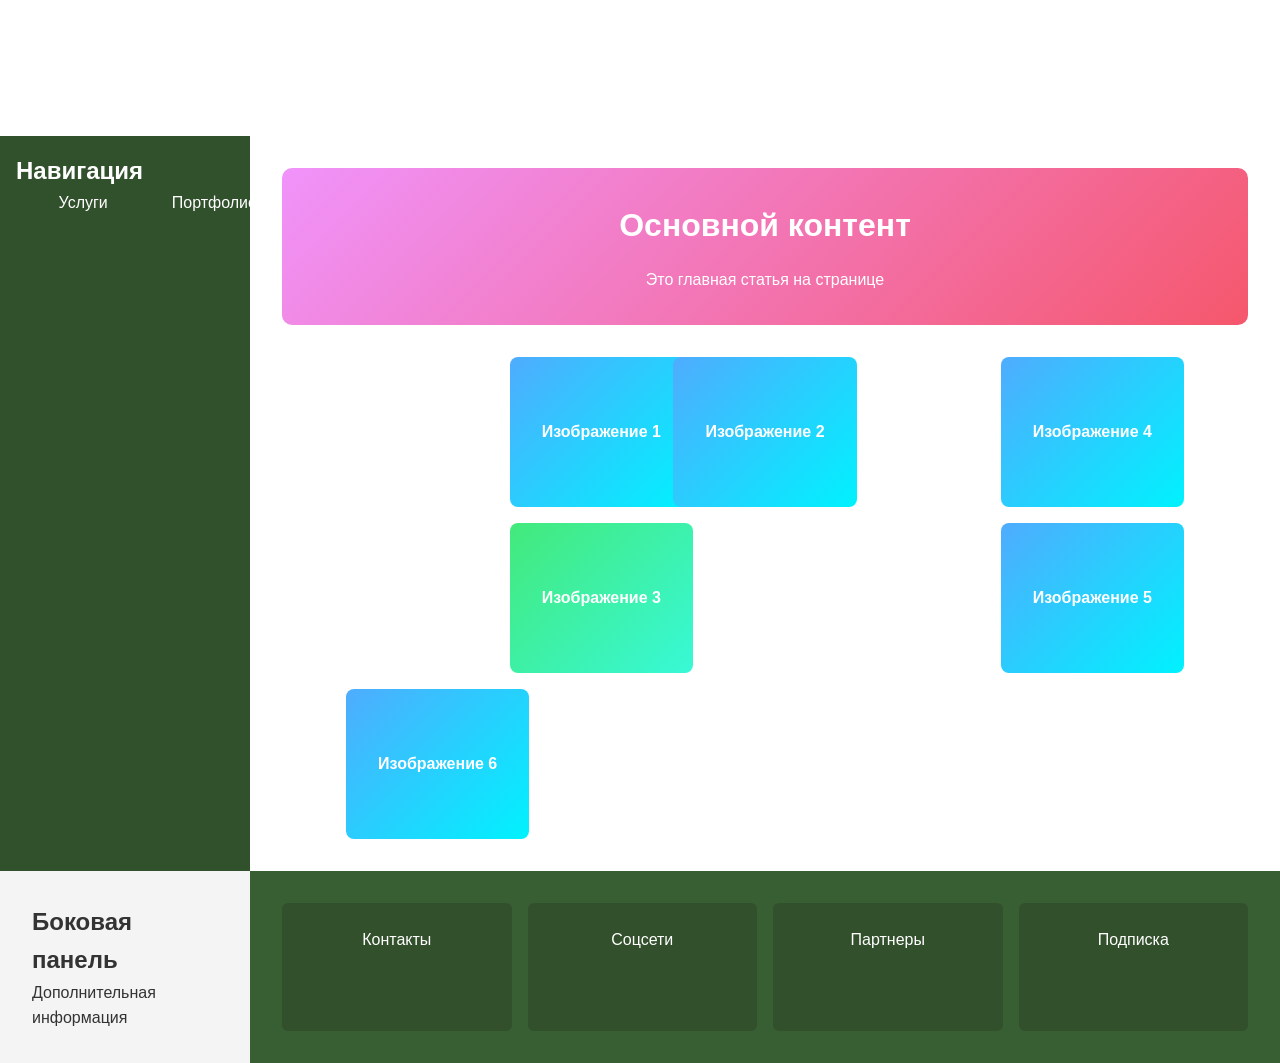
<file: css_grid_practice/index.html>
<!DOCTYPE html>
<html lang="ru">
<head>
    <meta charset="utf-8">
    <meta name="viewport" content="width=device-width, initial-scale=1.0">
    <title>CSS Grid Layout</title>
    <link rel="stylesheet" href="style.css">
    <link rel="stylesheet" href="reset.css">
</head>
<body>
    <div class="grid-container">
        <header class="header">
            <h1>CSS Grid в действии</h1>
        </header>

        <nav class="navigation">
            <h2>Навигация</h2>
            <ul>
                <li><a href="#">Главная</a></li>
                <li><a href="#">О нас</a></li>
                <li><a href="#">Услуги</a></li>
                <li><a href="#">Портфолио</a></li>
                <li><a href="#">Контакты</a></li>
            </ul>
        </nav>
        <main class="main-content">
            <article class="featured">
                <h2>Основной контент</h2>
                <p>Это главная статья на странице</p>
            </article>

            <section class="gallery">
                <div class="gallery-item">Изображение 1</div>
                <div class="gallery-item">Изображение 2</div>
                <div class="gallery-item">Изображение 3</div>
                <div class="gallery-item">Изображение 4</div>
                <div class="gallery-item">Изображение 5</div>
                <div class="gallery-item">Изображение 6</div>
            </section>
        </main>

        <aside class="sidebar">
            <h2>Боковая панель</h2>
            <p>Дополнительная информация</p>
        </aside>

        <footer class="footer">
            <div class="footer-section">Контакты</div>
            <div class="footer-section">Соцсети</div>
            <div class="footer-section">Партнеры</div>
            <div class="footer-section">Подписка</div>
        </footer>
    </div>
</body>
</html>
</file>
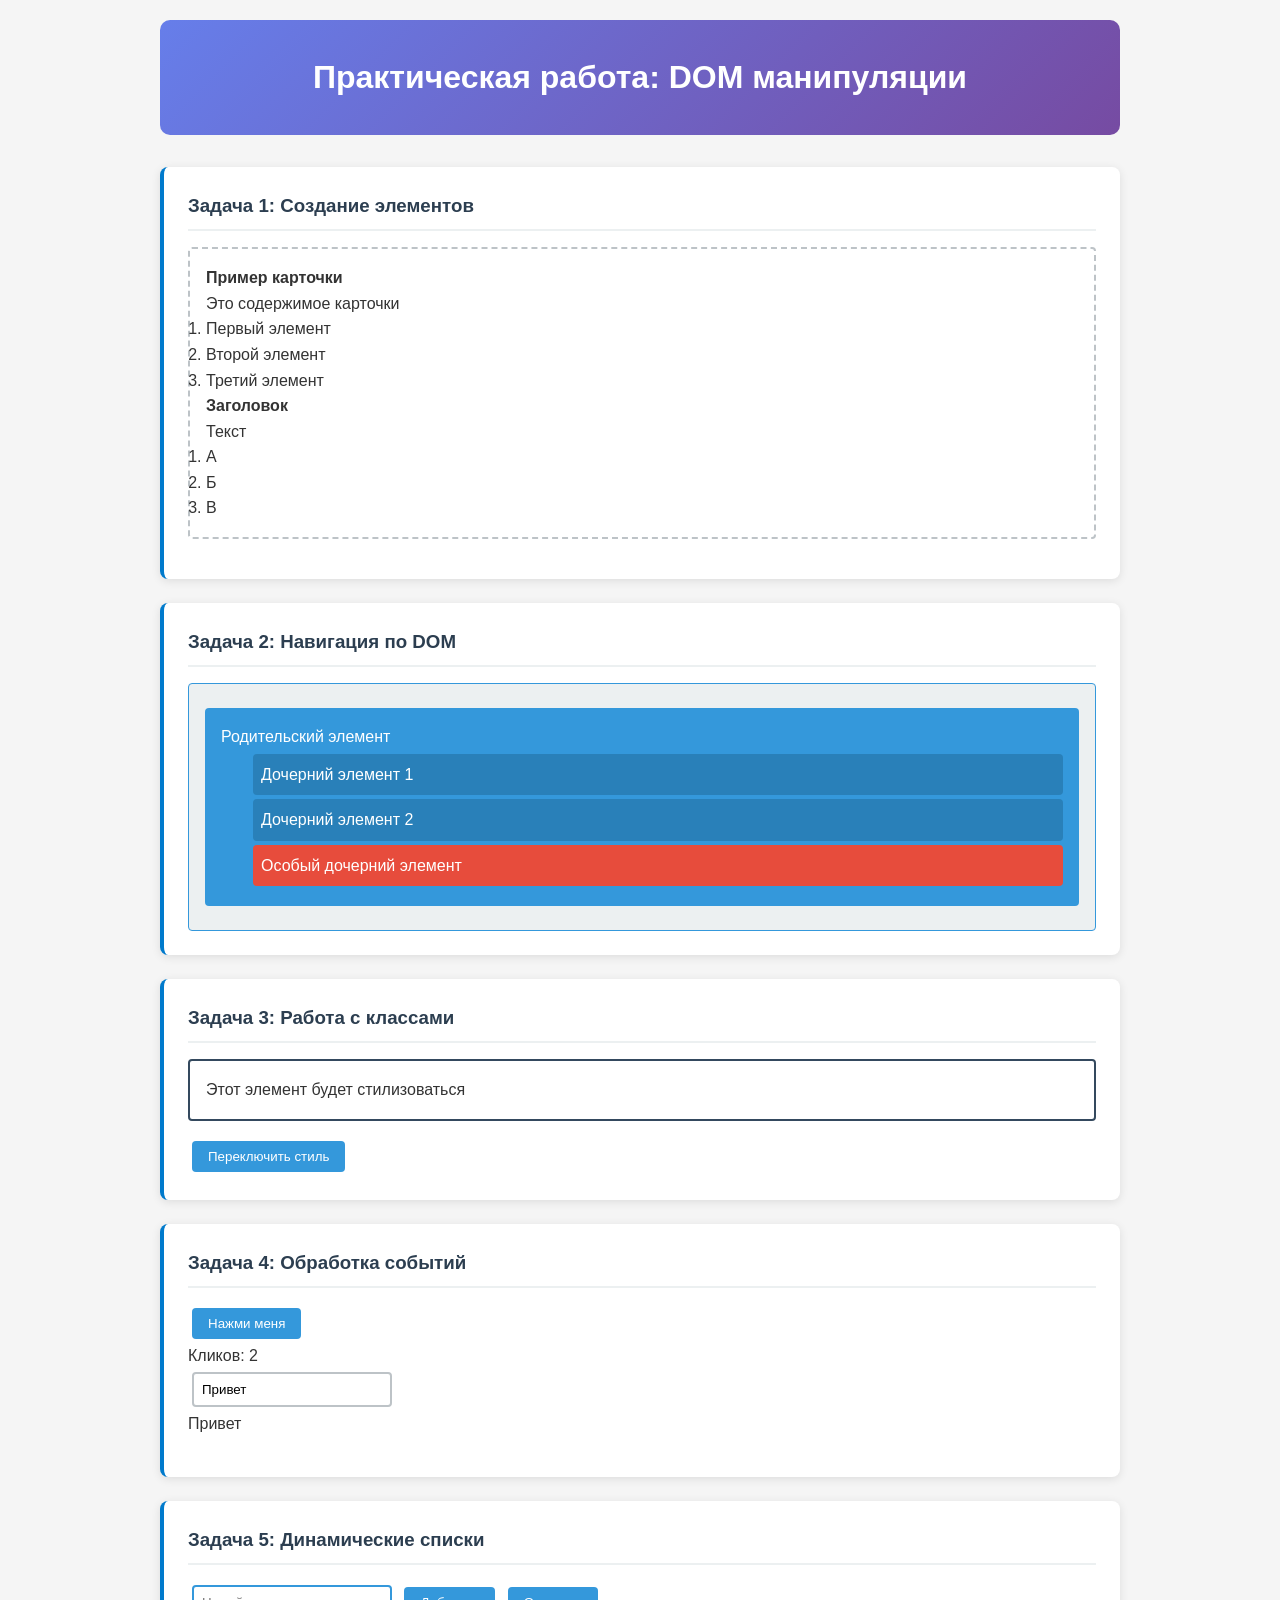
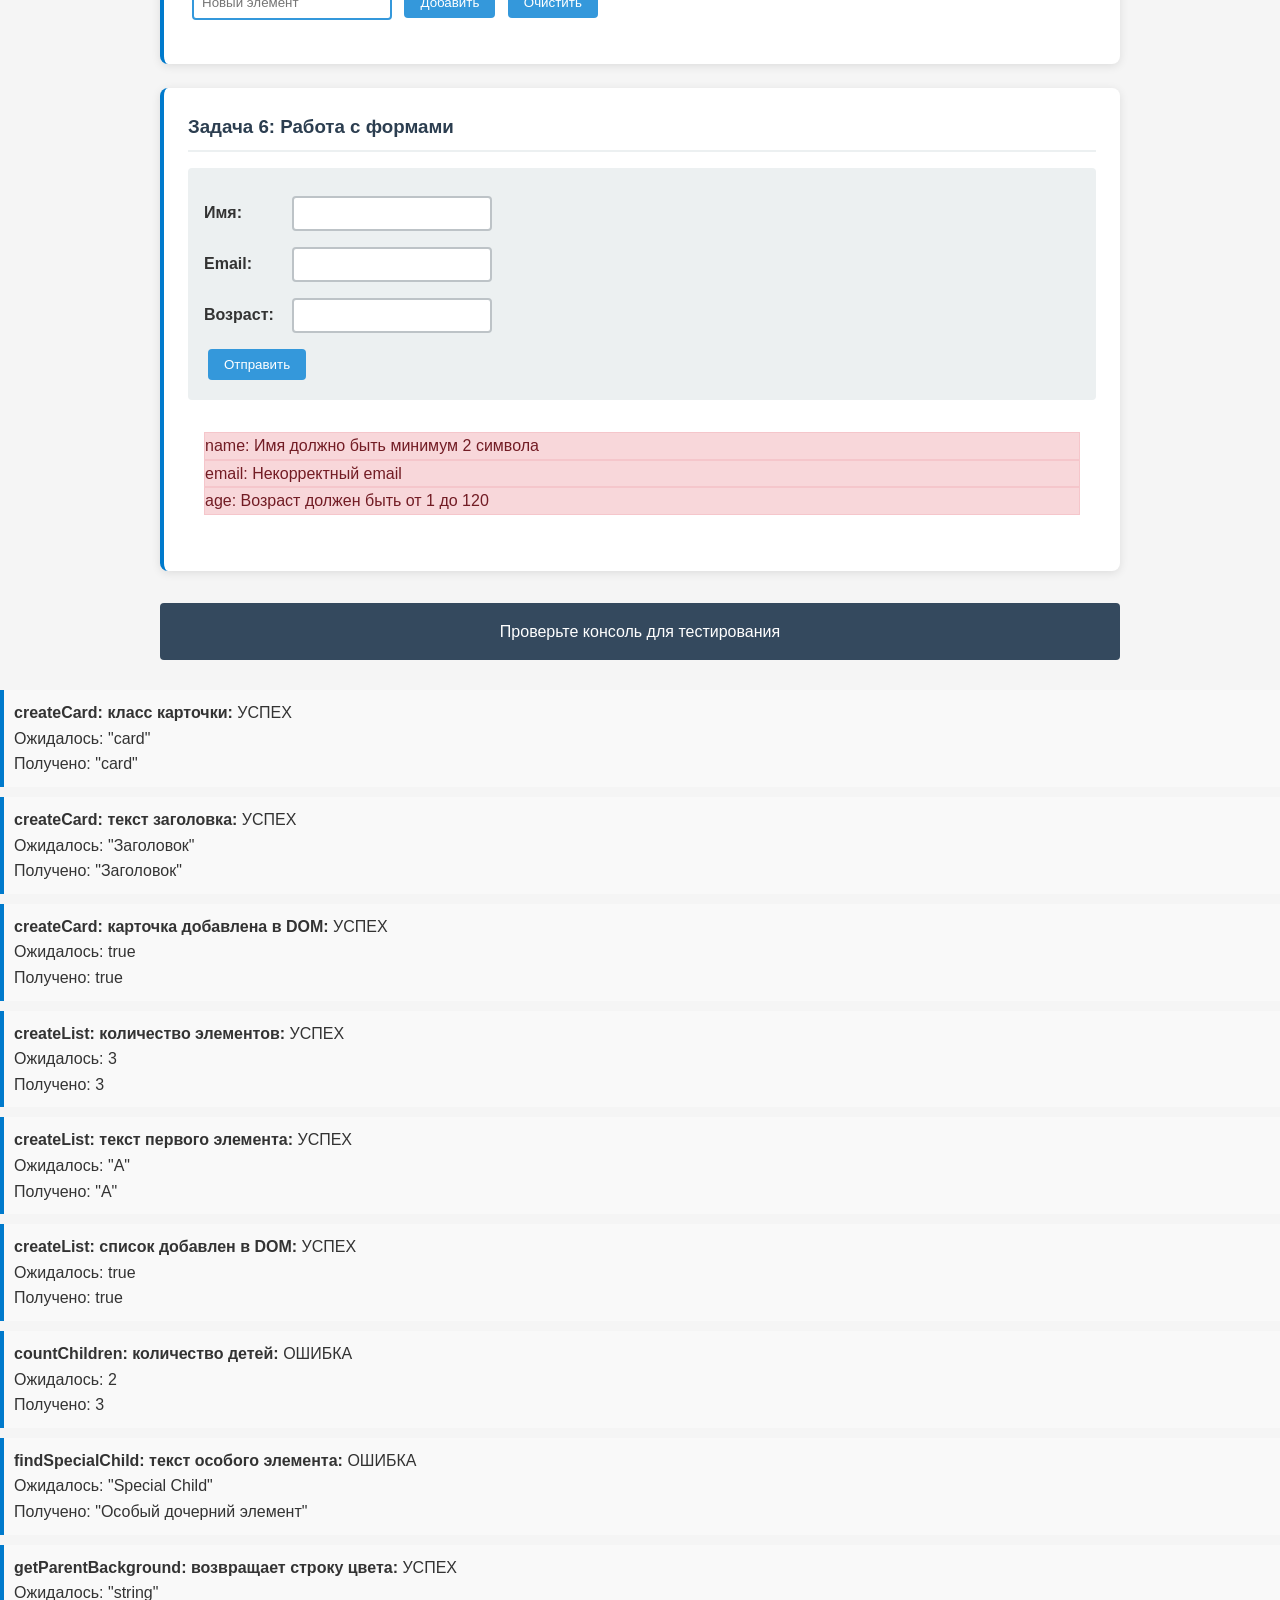
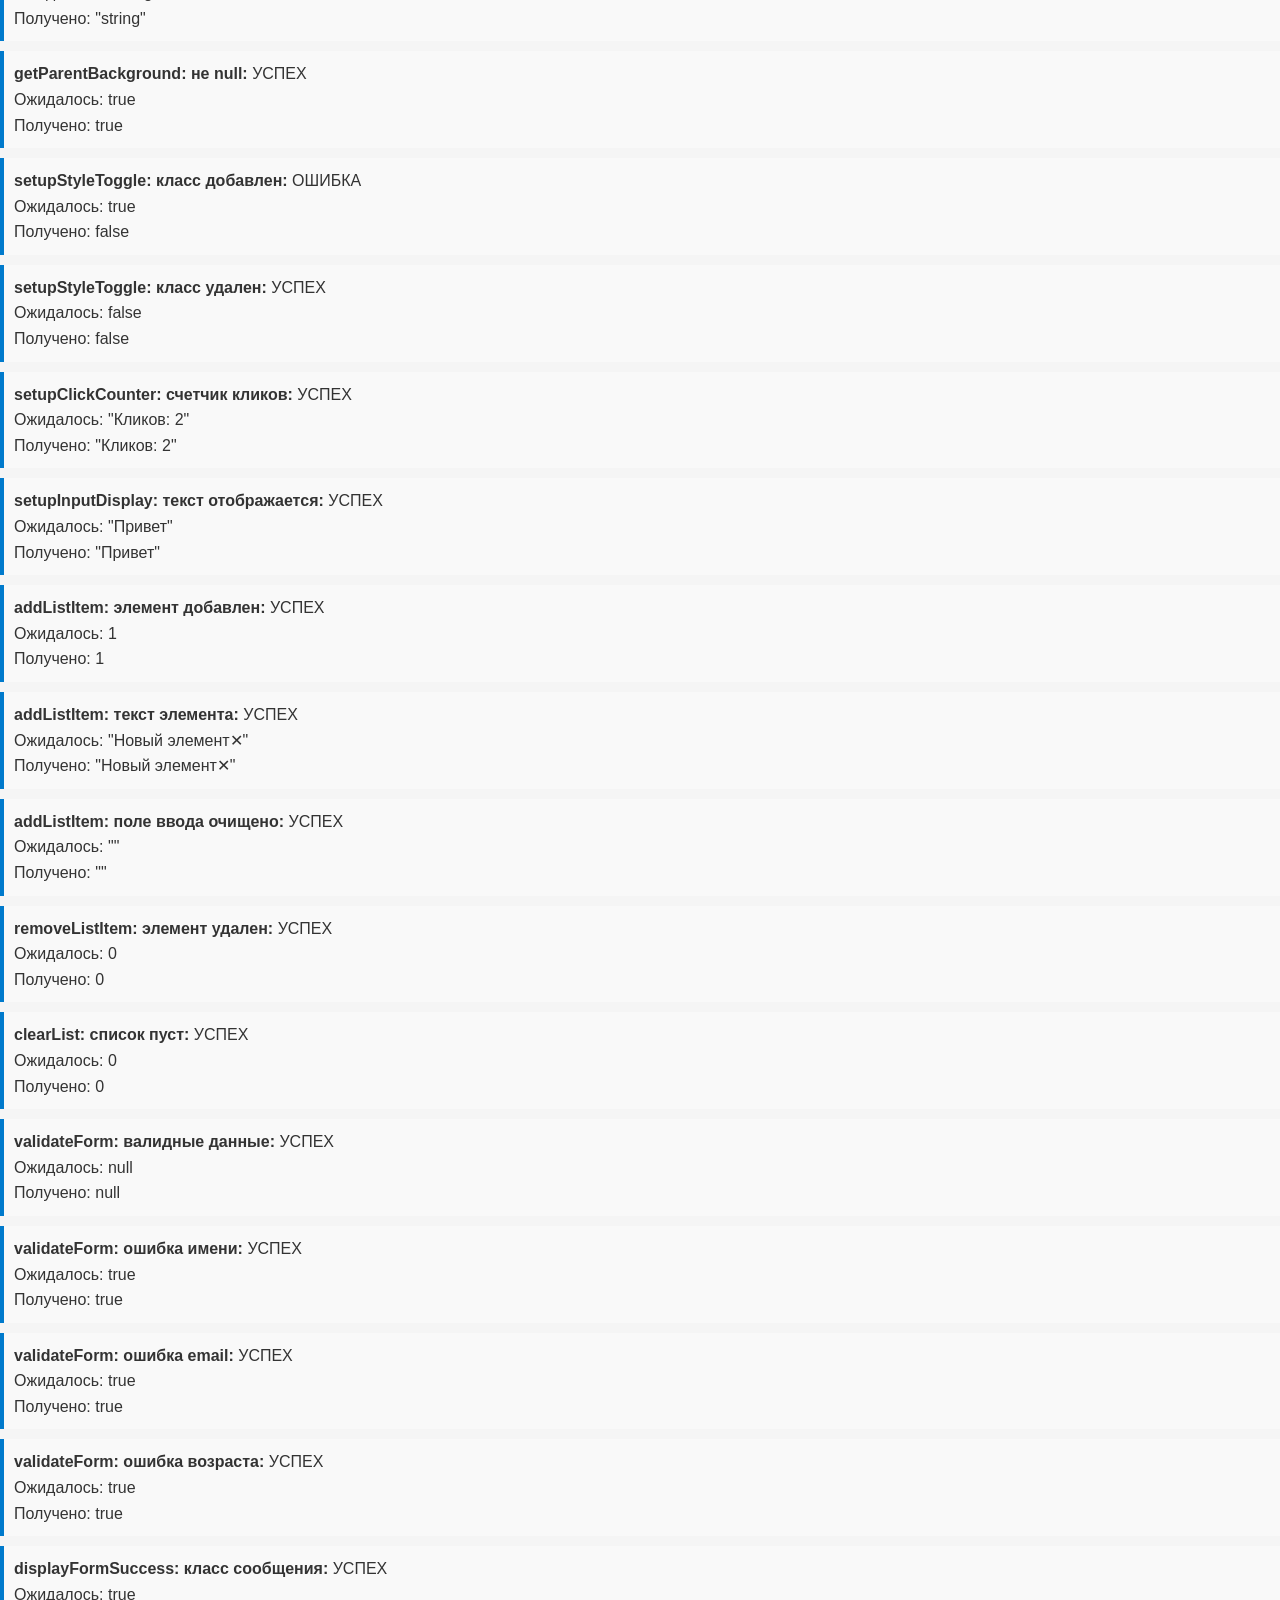
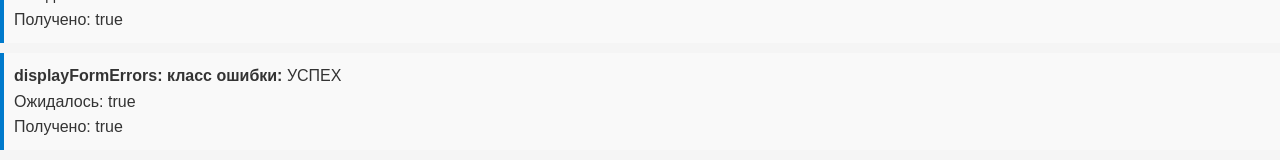
<file: dom_manipulation/index.html>
<!DOCTYPE html>
<html lang="ru">
<head>
    <meta charset="UTF-8">
    <meta name="viewport" content="width=device-width, initial-scale=1.0">
    <title>DOM манипуляции</title>
    <link rel="stylesheet" href="styles.css">
</head>
<body>
    <div class="container">
        <header id="main-header">
            <h1>Практическая работа: DOM манипуляции</h1>
        </header>

        <section id="tasks-section">
            <div class="task-area" id="task1">
                <h3>Задача 1: Создание элементов</h3>
                <div class="target" id="target1"></div>
            </div>

            <div class="task-area" id="task2">
                <h3>Задача 2: Навигация по DOM</h3>
                <div class="family-tree">
                    <div class="parent" id="parent-element">
                        Родительский элемент
                        <div class="child">Дочерний элемент 1</div>
                        <div class="child">Дочерний элемент 2</div>
                        <div class="child special">Особый дочерний элемент</div>
                    </div>
                </div>
            </div>

            <div class="task-area" id="task3">
                <h3>Задача 3: Работа с классами</h3>
                <div class="style-demo" id="style-target">
                    Этот элемент будет стилизоваться
                </div>
                <button id="toggle-style">Переключить стиль</button>
            </div>

            <div class="task-area" id="task4">
                <h3>Задача 4: Обработка событий</h3>
                <div class="event-area">
                    <button id="click-btn">Нажми меня</button>
                    <div id="click-counter">Кликов: 0</div>
                    <input type="text" id="text-input" placeholder="Введите текст">
                    <div id="input-display"></div>
                </div>
            </div>

            <div class="task-area" id="task5">
                <h3>Задача 5: Динамические списки</h3>
                <div class="list-controls">
                    <input type="text" id="item-input" placeholder="Новый элемент">
                    <button id="add-item">Добавить</button>
                    <button id="clear-list">Очистить</button>
                </div>
                <ul id="dynamic-list"></ul>
            </div>

            <div class="task-area" id="task6">
                <h3>Задача 6: Работа с формами</h3>
                <form id="user-form">
                    <div>
                        <label for="user-name">Имя:</label>
                        <input type="text" id="user-name" required>
                    </div>
                    <div>
                        <label for="user-email">Email:</label>
                        <input type="email" id="user-email" required>
                    </div>
                    <div>
                        <label for="user-age">Возраст:</label>
                        <input type="number" id="user-age" min="1" max="120">
                    </div>
                    <button type="submit">Отправить</button>
                </form>
                <div id="form-output"></div>
            </div>
        </section>

        <footer id="main-footer">
            <p>Проверьте консоль для тестирования</p>
        </footer>
    </div>

    <script src="dom-tasks.js"></script>
    <script src="dom-tests.js"></script>
</body>
</html>
</file>
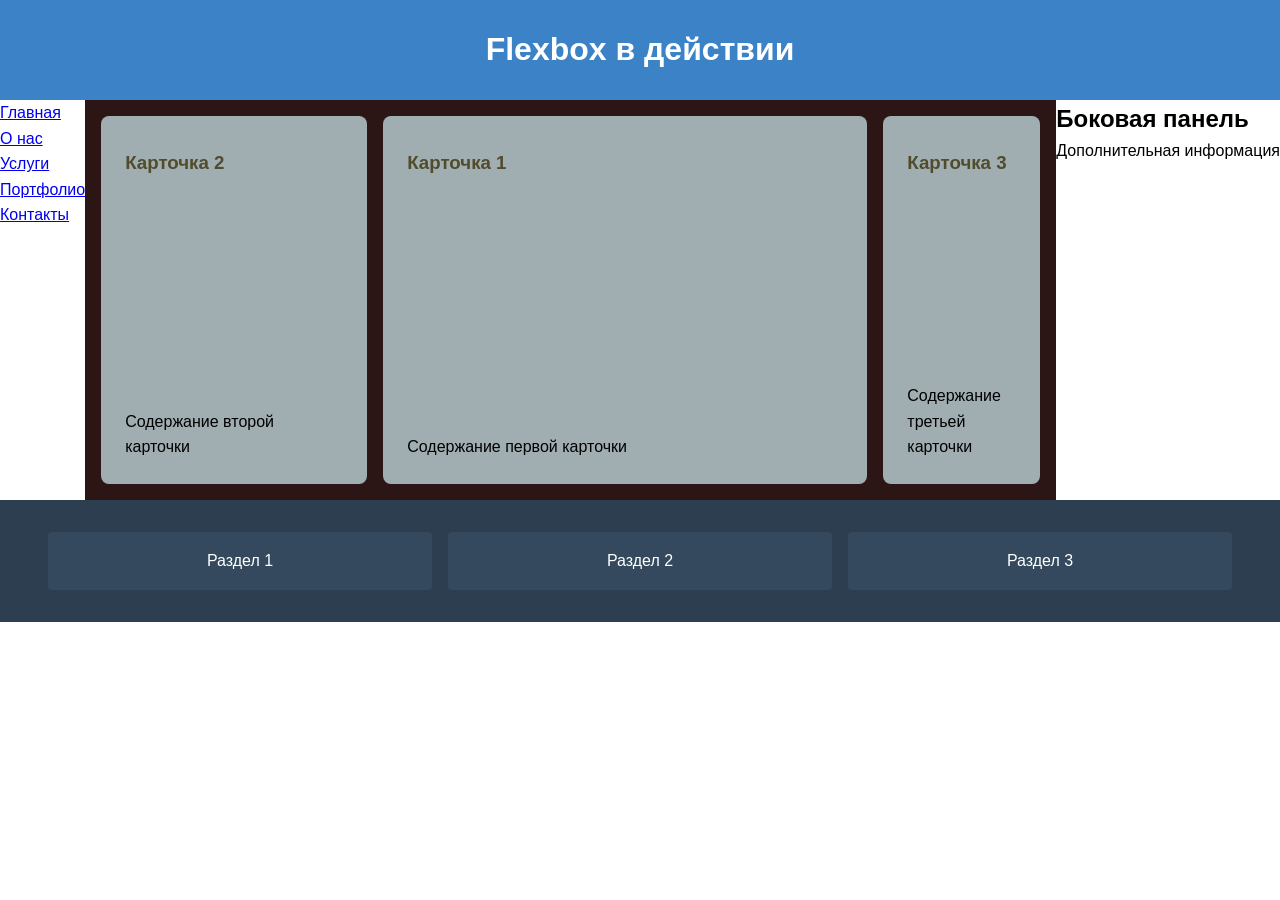
<file: flexbox_practice/index.html>
<!DOCTYPE html>
<html lang="ru">
<head>
    <meta charset="utf-8">
    <meta name="viewport" content="width=device-width, initial-scale=1.0">
    <title>Flexbox Layout</title>
    <link rel="stylesheet" href="style.css">
    <link rel="stylesheet" href="reset.css">
</head>
<body>
    <header class="header">
        <h1>Flexbox в действии</h1>
    </header>

    <main class="main">
        <nav>
            <ul>
                <li><a href="#">Главная</a></li>
                <li><a href="#">О нас</a></li>
                <li><a href="#">Услуги</a></li>
                <li><a href="#">Портфолио</a></li>
                <li><a href="#">Контакты</a></li>
            </ul>
        </nav>  
            <section class="content">
                <article class="card">
                    <h3>Карточка 1</h3>
                    <p>Содержание первой карточки</p>
                </article>
                <article class="card">
                    <h3>Карточка 2</h3>
                    <p>Содержание второй карточки</p>
                </article>
                <article class="card">
                    <h3>Карточка 3</h3>
                    <p>Содержание третьей карточки</p>
                </article>
            </section>

            <aside>
                <h2>Боковая панель</h2>
                <p>Дополнительная информация</p>
            </aside>
    </main>

    <footer class="footer">
        <div class="footer-content">
            <div class="footer-section">Раздел 1</div>
            <div class="footer-section">Раздел 2</div>
            <div class="footer-section">Раздел 3</div>
        </div>
    </footer>
</body>
</html>
</file>
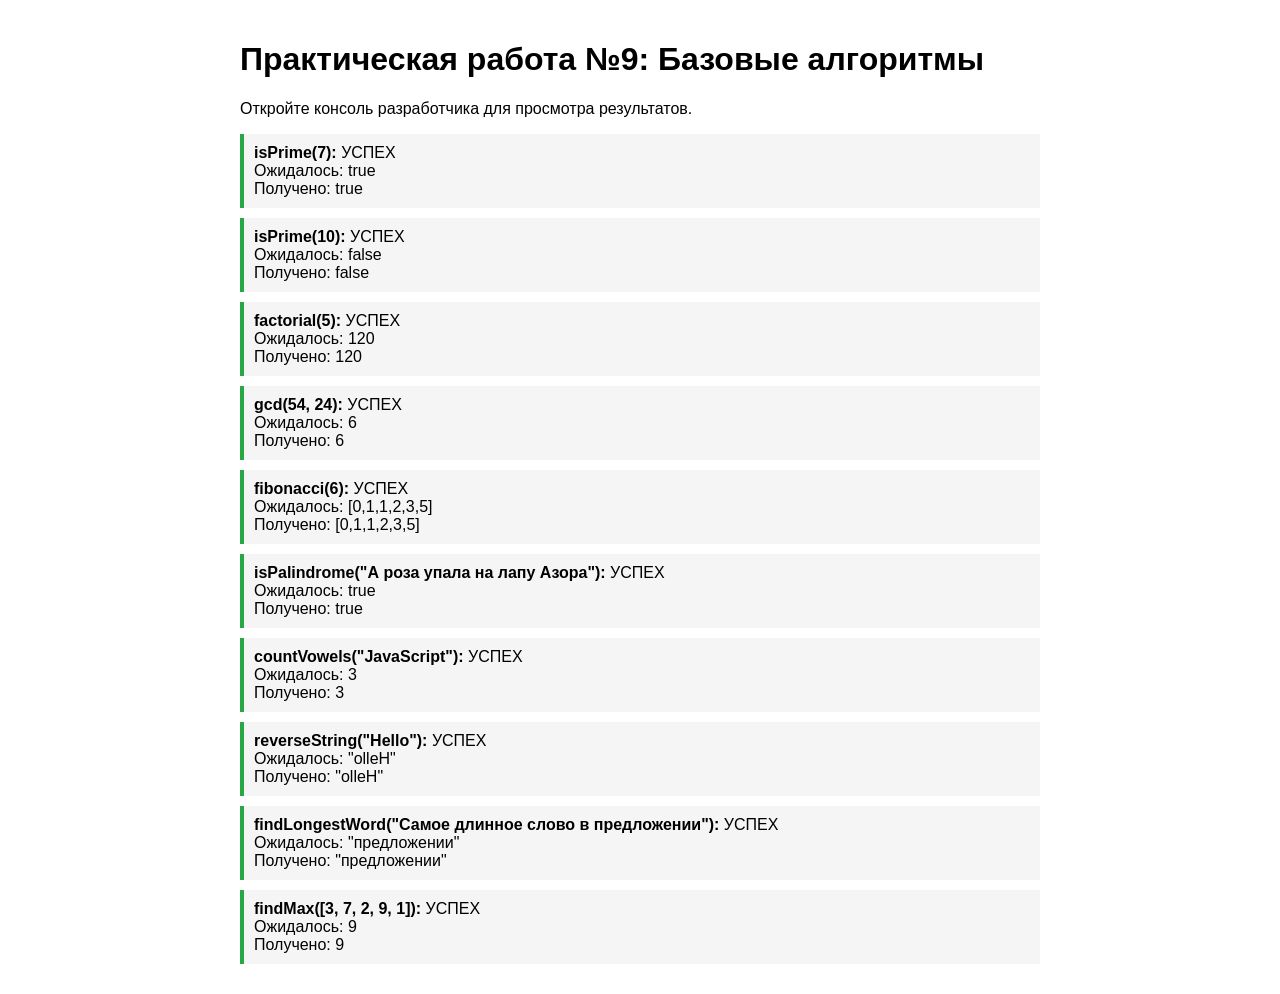
<file: js_algorithms/index.html>
<!DOCTYPE html>
<html lang="ru">
<head>
    <meta charset="UTF-8">
    <meta name="viewport" content="width=device-width, initial-scale=1.0">
    <title>JS: Базовые алгоритмы</title>
    <style>
        body {
            font-family: Arial, Helvetica, sans-serif;
            max-width: 800px;
            margin: 0 auto;
            padding: 20px;
        }

        .test-result {
            margin: 10px 0;
            padding: 10px;
            border-left: 4px solid #007acc;
            background: #f5f5f5;
        }

        .success {
            border-color: #28a745;
        }

        .error {
            border-color: #dc3545;
        }
    </style>
</head>
<body>
    <h1>Практическая работа №9: Базовые алгоритмы</h1>
    <p>Откройте консоль разработчика для просмотра результатов.</p>
    <div id="testResult"></div>

    <script src="algorithms.js"></script>
    <script src="tests.js"></script>
</body>
</html>
</file>
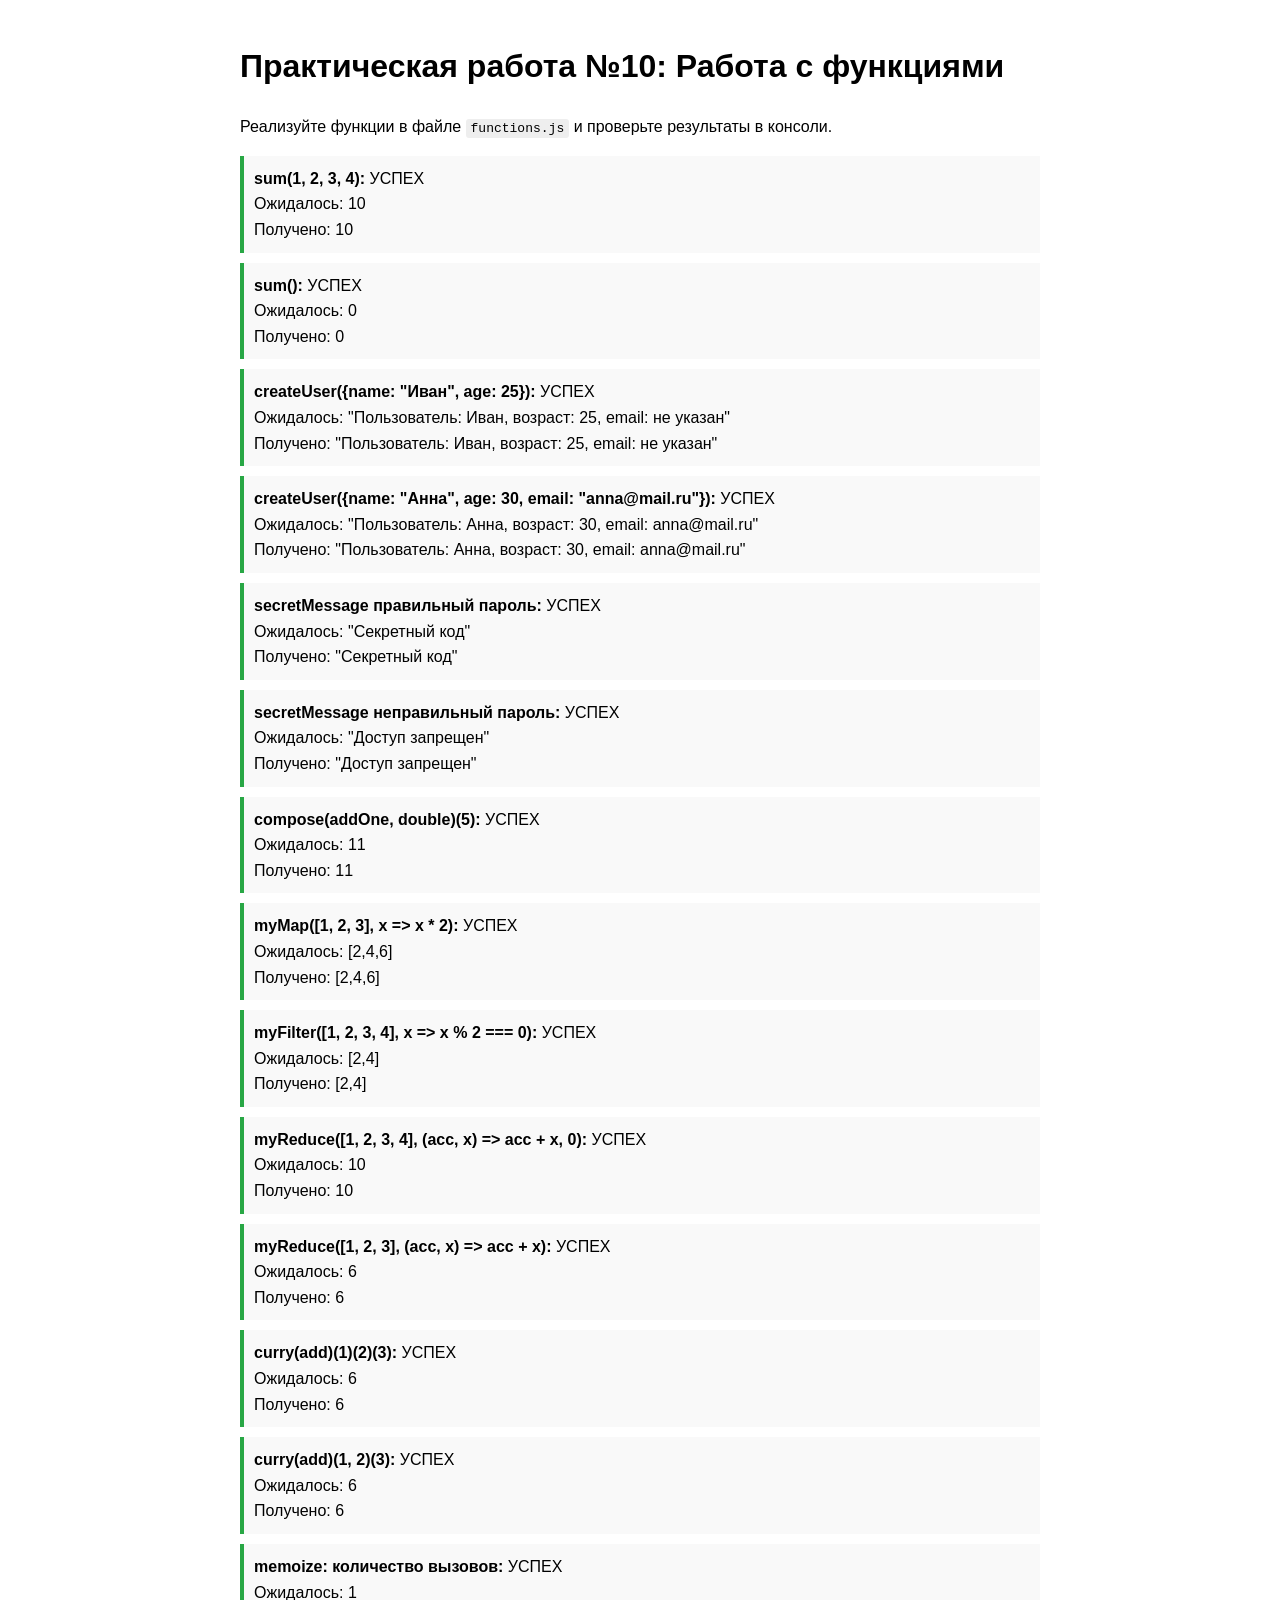
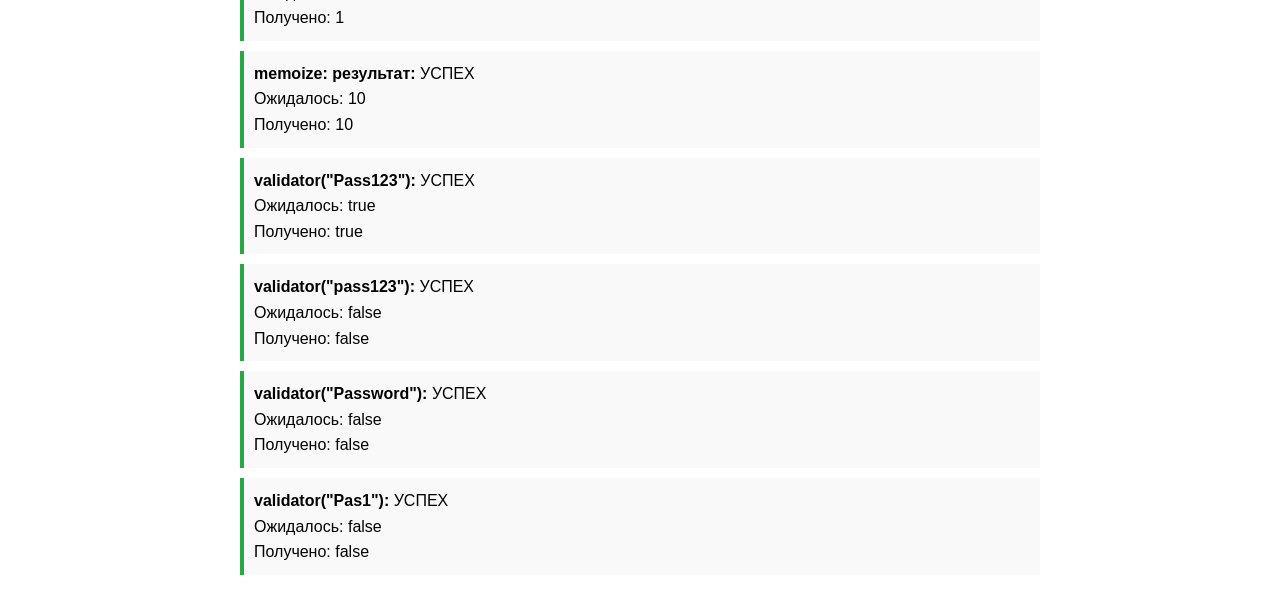
<file: js_functions/index.html>
<!DOCTYPE html>
<html lang="ru">
<head>
    <meta charset="UTF-8">
    <meta name="viewport" content="width=device-width, initial-scale=1.0">
    <title>JavaScript: Работа с функциями</title>
    <style>
        body {
            font-family: Arial, sans-serif;
            max-width: 800px;
            margin: 0 auto;
            padding: 20px;
            line-height: 1.6;
        }
        .task {
            background: #f5f5f5;
            padding: 15px;
            margin: 10px 0;
            border-radius: 5px;
        }
        .test-result {
            margin: 10px 0;
            padding: 10px;
            border-left: 4px solid #007acc;
            background: #f9f9f9;
        }
        .success { border-color: #28a745; }
        .error { border-color: #dc3545; }
        code { background: #eee; padding: 2px 5px; border-radius: 3px; }
    </style>
</head>
<body>
    <h1>Практическая работа №10: Работа с функциями</h1>
    <p>Реализуйте функции в файле <code>functions.js</code> и проверьте результаты в консоли.</p>

    <div id="tasksInfo"></div>
    <div id="testResults"></div>

    <script src="functions.js"></script>
    <script src="tests.js"></script>
</body>
</html>
</file>
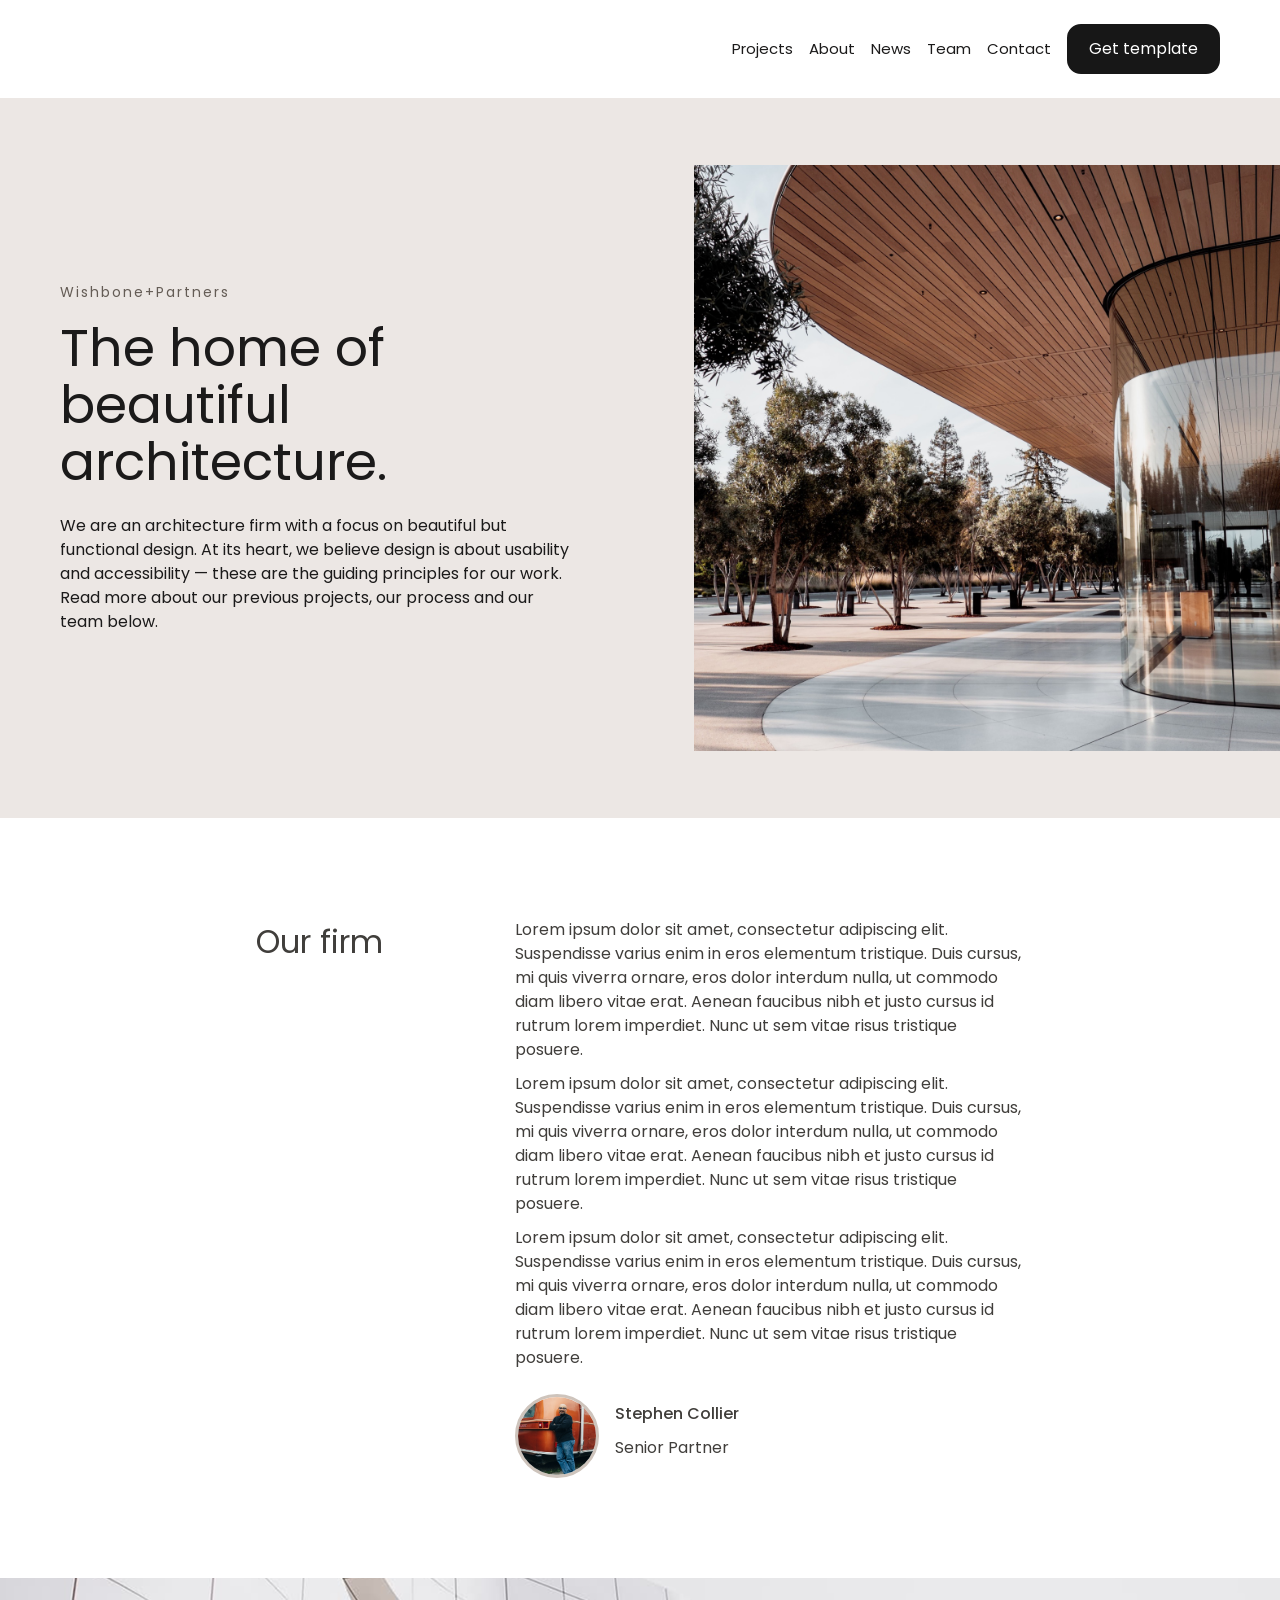
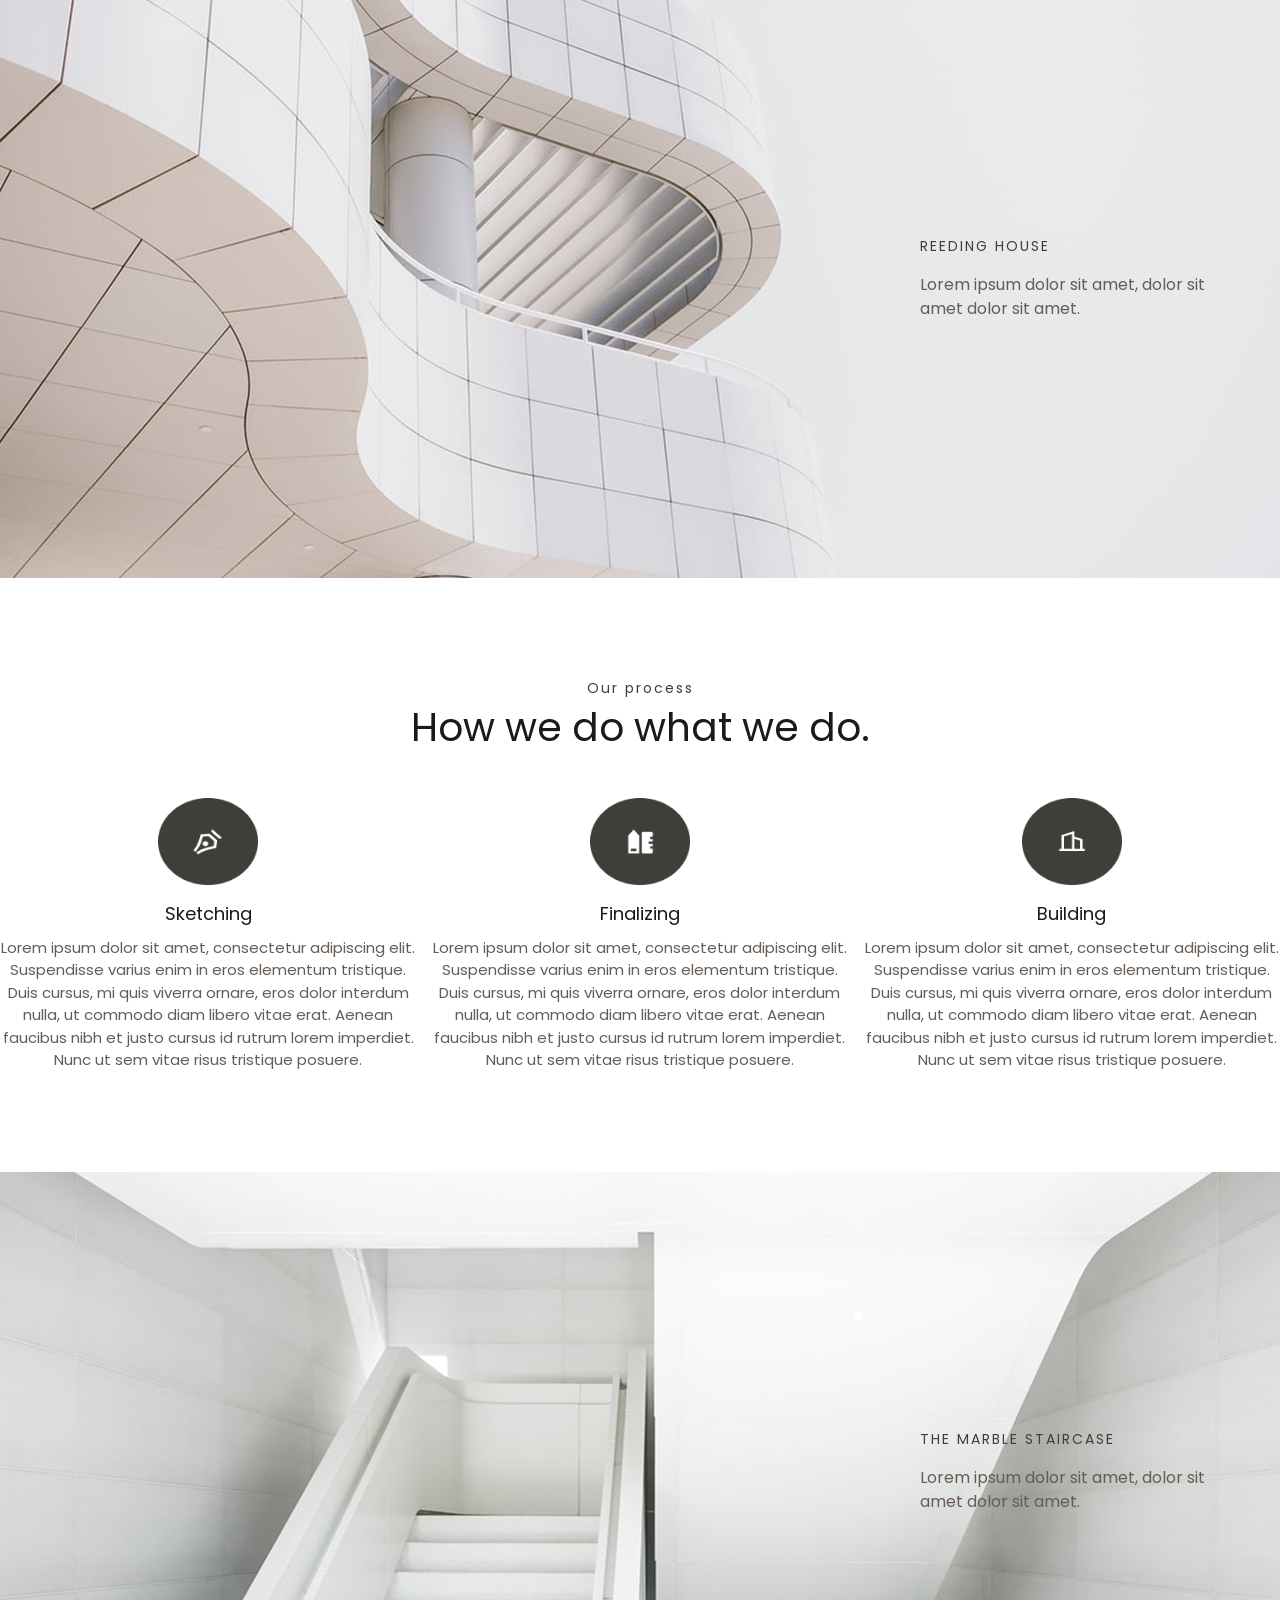
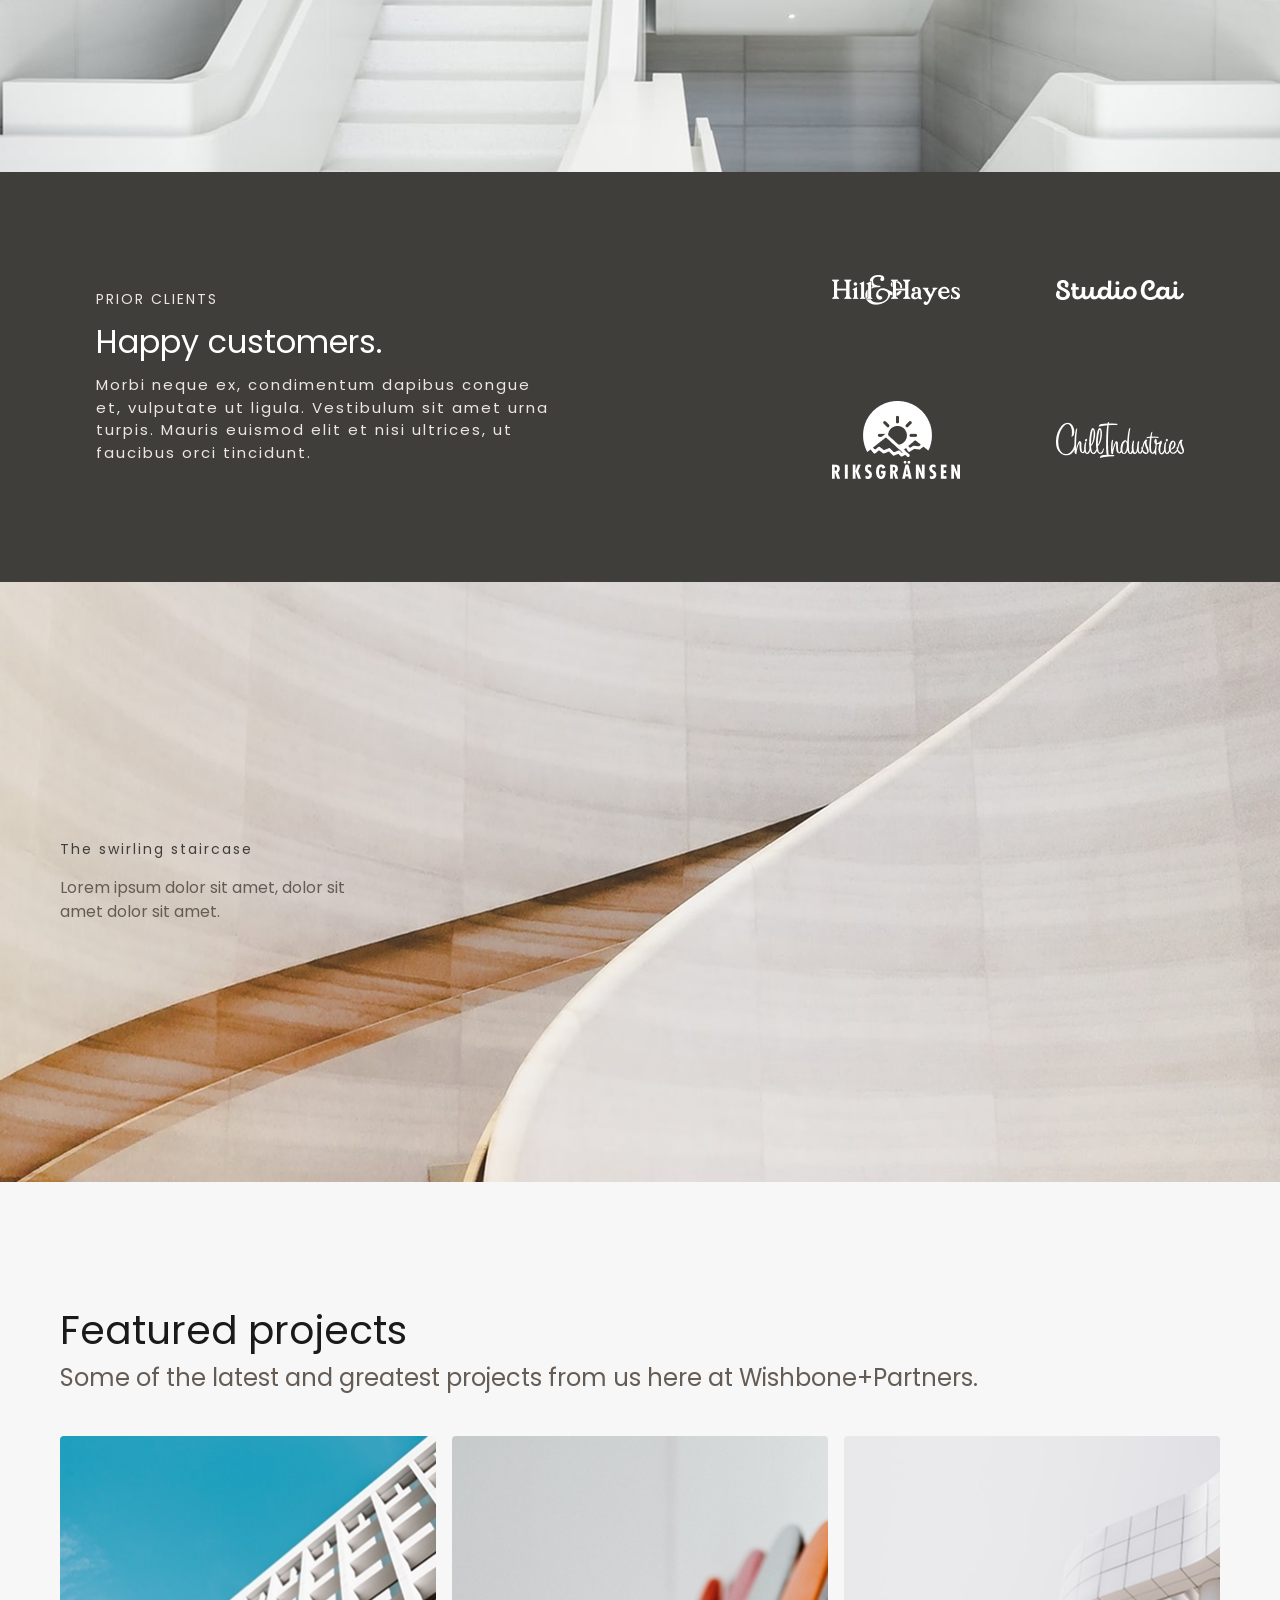
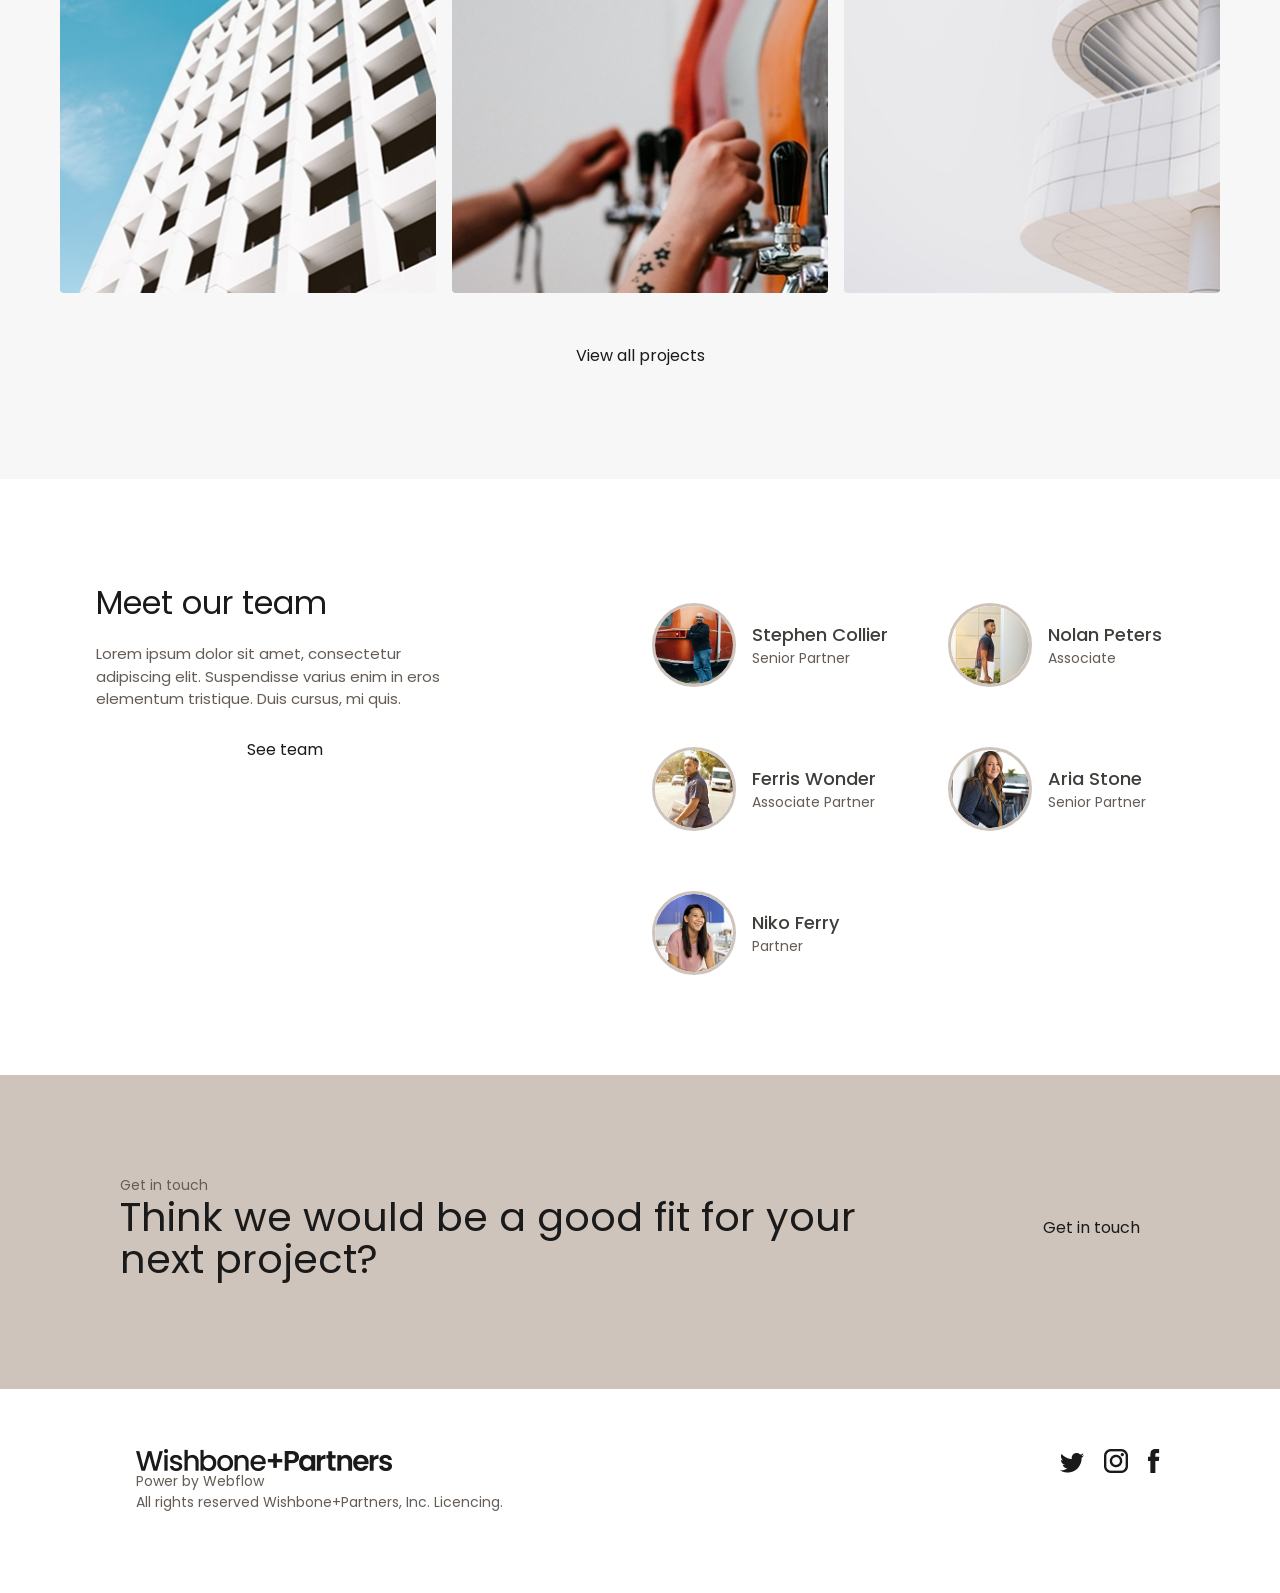
<file: layout_to_code/index.html>
<!DOCTYPE html>
<html lang="ru">
<head>
    <meta charset="UTF-8">
    <meta name="viewport" content="width=device-width, initial-scale=1.0">
    <meta name="description" content="Wishbone+Partners — architecture firm focused on beautiful but functional design.">
    <title>Wishbone+Partners</title>

    <link rel="preconnect" href="https://fonts.googleapis.com">
    <link rel="preconnect" href="https://fonts.gstatic.com" crossorigin>
    <link href="https://fonts.googleapis.com/css2?family=Poppins:wght@400;500;600&family=Space+Grotesk:wght@400;500;600;700&display=swap" rel="stylesheet">

    <!-- Стили -->
    <link rel="stylesheet" href="styles/reset.css">
    <link rel="stylesheet" href="styles/variables.css">
    <link rel="stylesheet" href="styles/main.css">
</head>
<body>
    <div class="page">

        <!-- ============ NAVBAR ============ -->
        <header class="header">
            <nav class="navbar" aria-label="Главная навигация">
                <a href="#projects" class="navbar__link">Projects</a>
                <a href="#about" class="navbar__link">About</a>
                <a href="#news" class="navbar__link">News</a>
                <a href="#team" class="navbar__link">Team</a>
                <a href="#contact" class="navbar__link">Contact</a>
                <a href="#" class="navbar__link navbar__link--cta">Get template</a>
            </nav>
        </header>

        <main>
            <!-- ============ HERO (1) ============ -->
            <section class="hero" id="about">
                <div class="hero__text">
                    <p class="hero__label">Wishbone+Partners</p>
                    <h1 class="hero__title">The home of beautiful architecture.</h1>
                    <p class="hero__description">
                        We are an architecture firm with a focus on beautiful but functional design.
                        At its heart, we believe design is about usability and accessibility — these
                        are the guiding principles for our work. Read more about our previous projects,
                        our process and our team below.
                    </p>
                </div>
                <img
                    src="images/hub.jpg"
                    alt="Современное архитектурное здание"
                    class="hero__image"
                    width="720"
                    height="720"
                    loading="eager"
                >
            </section>

            <!-- ============ FIRM (2) ============ -->
            <section class="firm">
                <div class="firm__content">
                    <h2 class="firm__title">Our firm</h2>
                    <div class="firm__text">
                        <p>Lorem ipsum dolor sit amet, consectetur adipiscing elit. Suspendisse varius enim in eros elementum tristique. Duis cursus, mi quis viverra ornare, eros dolor interdum nulla, ut commodo diam libero vitae erat. Aenean faucibus nibh et justo cursus id rutrum lorem imperdiet. Nunc ut sem vitae risus tristique posuere.</p>
                        <p>Lorem ipsum dolor sit amet, consectetur adipiscing elit. Suspendisse varius enim in eros elementum tristique. Duis cursus, mi quis viverra ornare, eros dolor interdum nulla, ut commodo diam libero vitae erat. Aenean faucibus nibh et justo cursus id rutrum lorem imperdiet. Nunc ut sem vitae risus tristique posuere.</p>
                        <p>Lorem ipsum dolor sit amet, consectetur adipiscing elit. Suspendisse varius enim in eros elementum tristique. Duis cursus, mi quis viverra ornare, eros dolor interdum nulla, ut commodo diam libero vitae erat. Aenean faucibus nibh et justo cursus id rutrum lorem imperdiet. Nunc ut sem vitae risus tristique posuere.</p>

                        <div class="author">
                            <img
                                src="images/man.jpg"
                                alt="Стивен Коллиер, старший партнёр"
                                class="author__photo"
                                width="84"
                                height="84"
                                loading="lazy"
                            >
                            <div class="author__info">
                                <p class="author__name">Stephen Collier</p>
                                <p class="author__role">Senior Partner</p>
                            </div>
                        </div>
                    </div>
                </div>
            </section>

            <!-- ============ BG 1 (3) ============ -->
            <section class="bg-section bg-section--reeding" aria-label="Reeding House">
                <div class="bg-section__content">
                    <p class="bg-section__label">REEDING HOUSE</p>
                    <p class="bg-section__text">Lorem ipsum dolor sit amet, dolor sit amet dolor sit amet.</p>
                </div>
            </section>

            <!-- ============ PROCESS (4) ============ -->
            <section class="process">
                <p class="process__label">Our process</p>
                <h2 class="process__title">How we do what we do.</h2>
                <div class="process__grid">
                    <article class="process__card">
                        <img src="images/IMAGE.png" alt="Иконка Sketching" class="process__card-img" width="100" height="100" loading="lazy">
                        <h3 class="process__card-title">Sketching</h3>
                        <p class="process__card-text">Lorem ipsum dolor sit amet, consectetur adipiscing elit. Suspendisse varius enim in eros elementum tristique. Duis cursus, mi quis viverra ornare, eros dolor interdum nulla, ut commodo diam libero vitae erat. Aenean faucibus nibh et justo cursus id rutrum lorem imperdiet. Nunc ut sem vitae risus tristique posuere.</p>
                    </article>
                    <article class="process__card">
                        <img src="images/IMAGE1.png" alt="Иконка Finalizing" class="process__card-img" width="100" height="100" loading="lazy">
                        <h3 class="process__card-title">Finalizing</h3>
                        <p class="process__card-text">Lorem ipsum dolor sit amet, consectetur adipiscing elit. Suspendisse varius enim in eros elementum tristique. Duis cursus, mi quis viverra ornare, eros dolor interdum nulla, ut commodo diam libero vitae erat. Aenean faucibus nibh et justo cursus id rutrum lorem imperdiet. Nunc ut sem vitae risus tristique posuere.</p>
                    </article>
                    <article class="process__card">
                        <img src="images/Building-Icon.png" alt="Иконка Building" class="process__card-img" width="100" height="100" loading="lazy">
                        <h3 class="process__card-title">Building</h3>
                        <p class="process__card-text">Lorem ipsum dolor sit amet, consectetur adipiscing elit. Suspendisse varius enim in eros elementum tristique. Duis cursus, mi quis viverra ornare, eros dolor interdum nulla, ut commodo diam libero vitae erat. Aenean faucibus nibh et justo cursus id rutrum lorem imperdiet. Nunc ut sem vitae risus tristique posuere.</p>
                    </article>
                </div>
            </section>

            <!-- ============ BG 2 (5) ============ -->
            <section class="bg-section bg-section--marble" aria-label="The Marble Staircase">
                <div class="bg-section__content">
                    <p class="bg-section__label">THE MARBLE STAIRCASE</p>
                    <p class="bg-section__text">Lorem ipsum dolor sit amet, dolor sit amet dolor sit amet.</p>
                </div>
            </section>

            <!-- ============ CLIENTS (6) ============ -->
            <section class="clients">
                <div class="clients__content">
                    <div class="clients__text">
                        <p class="clients__label">PRIOR CLIENTS</p>
                        <h2 class="clients__title">Happy customers.</h2>
                        <p class="clients__description">Morbi neque ex, condimentum dapibus congue et, vulputate ut ligula. Vestibulum sit amet urna turpis. Mauris euismod elit et nisi ultrices, ut faucibus orci tincidunt.</p>
                    </div>
                    <div class="clients__logos">
                        <img src="images/logo1.png" alt="Hill Hayes" class="clients__logo" loading="lazy">
                        <img src="images/logo2.png" alt="Riksgransen" class="clients__logo" loading="lazy">
                        <img src="images/logo3.png" alt="Studio Cai" class="clients__logo" loading="lazy">
                        <img src="images/logo4.png" alt="Chill Industries" class="clients__logo" loading="lazy">
                    </div>
                </div>
            </section>

            <!-- ============ BG 3 (7) ============ -->
            <section class="bg-section bg-section--staircase" aria-label="The Swirling Staircase">
                <div class="bg-section__content">
                    <p class="bg-section__label">The swirling staircase</p>
                    <p class="bg-section__text">Lorem ipsum dolor sit amet, dolor sit amet dolor sit amet.</p>
                </div>
            </section>

            <!-- ============ FEATURED (8) ============ -->
            <section class="featured" id="projects">
                <h2 class="featured__title">Featured projects</h2>
                <p class="featured__text">Some of the latest and greatest projects from us here at Wishbone+Partners.</p>
                <div class="featured__grid">
                    <img src="images/block-one-image.png" alt="Проект: жилой дом" class="featured__image" loading="lazy">
                    <img src="images/block-two-image.png" alt="Проект: офисное здание" class="featured__image" loading="lazy">
                    <img src="images/block-three-image.png" alt="Проект: общественное пространство" class="featured__image" loading="lazy">
                </div>
                <a href="#" class="link-button">View all projects</a>
            </section>

            <!-- ============ TEAM (9) ============ -->
            <section class="team" id="team">
                <div class="team__content">
                    <div class="team__intro">
                        <h2 class="team__title">Meet our team</h2>
                        <p class="team__text">Lorem ipsum dolor sit amet, consectetur adipiscing elit. Suspendisse varius enim in eros elementum tristique. Duis cursus, mi quis.</p>
                        <a href="#" class="link-button">See team</a>
                    </div>
                    <div class="team__list">
                        <div class="author">
                            <img src="images/man.jpg" alt="Stephen Collier" class="author__photo" width="84" height="84" loading="lazy">
                            <div class="author__info">
                                <p class="author__name">Stephen Collier</p>
                                <p class="author__role">Senior Partner</p>
                            </div>
                        </div>
                        <div class="author">
                            <img src="images/nolan.png" alt="Nolan Peters" class="author__photo" width="84" height="84" loading="lazy">
                            <div class="author__info">
                                <p class="author__name">Nolan Peters</p>
                                <p class="author__role">Associate</p>
                            </div>
                        </div>
                        <div class="author">
                            <img src="images/ferris.png" alt="Ferris Wonder" class="author__photo" width="84" height="84" loading="lazy">
                            <div class="author__info">
                                <p class="author__name">Ferris Wonder</p>
                                <p class="author__role">Associate Partner</p>
                            </div>
                        </div>
                        <div class="author">
                            <img src="images/aria.png" alt="Aria Stone" class="author__photo" width="84" height="84" loading="lazy">
                            <div class="author__info">
                                <p class="author__name">Aria Stone</p>
                                <p class="author__role">Senior Partner</p>
                            </div>
                        </div>
                        <div class="author">
                            <img src="images/niko.png" alt="Niko Ferry" class="author__photo" width="84" height="84" loading="lazy">
                            <div class="author__info">
                                <p class="author__name">Niko Ferry</p>
                                <p class="author__role">Partner</p>
                            </div>
                        </div>
                    </div>
                </div>
            </section>

            <!-- ============ CTA (10) ============ -->
            <section class="cta" id="contact">
                <div class="cta__content">
                    <div class="cta__text">
                        <p class="cta__label">Get in touch</p>
                        <h2 class="cta__title">Think we would be a good fit for your next project?</h2>
                    </div>
                    <a href="#" class="cta__button">Get in touch</a>
                </div>
            </section>
        </main>

        <!-- ============ FOOTER ============ -->
        <footer class="footer" id="news">
            <div class="footer__content">
                <div class="footer__info">
                    <img src="images/Combined-Shape.png" alt="Wishbone+Partners логотип" loading="lazy">
                    <p>Power by Webflow</p>
                    <p>All rights reserved Wishbone+Partners, Inc. Licencing.</p>
                </div>
                <div class="footer__icons">
                    <a href="#" aria-label="Instagram">
                        <img src="images/Path.png" alt="" loading="lazy">
                    </a>
                    <a href="#" aria-label="Twitter">
                        <img src="images/Shape.png" alt="" loading="lazy">
                    </a>
                    <a href="#" aria-label="Facebook">
                        <img src="images/Path1.png" alt="" loading="lazy">
                    </a>
                </div>
            </div>
        </footer>
    </div>
</body>
</html>
</file>
<file: css_grid_practice/style.css>
.grid-container {
     display: grid;
     grid-template-columns: auto 1fr auto;
     min-height: 100vh;
}

.header {
    background-color: linear-gradient(135deg, #667eea 0%, #764ba2 100%);
    color: white;
    padding: 2rem;
    text-align: center;
}

.header h1 {
    margin-bottom: 0.5rem;
    font-size: 2.5rem;
}

.navigation {
    background-color: #31502c;
    color: white;
    padding: 1rem;
}

.navigation ul {
    list-style: none;
    gap: 2rem;
    display: flex;
    justify-content: center;
}

.navigation a {
    color: white;
    text-decoration: none;
    padding: 0.5rem 1rem;
    transition: background-color 0.3s;
    border-radius: 4px;
}

.navigation a:hover {
    background-color: #385e34;
}

.grid-container {
    display: grid;
    grid-template-areas:
        "header header"
        "nav main"
        "sidebar footer";
    grid-template-columns: 250px 1fr;
    grid-template-rows: auto 1fr auto;
    min-height: 100vh;
}

.header {
    grid-area: header;
}

.navigation {
    grid-area: nav;
}

.main-content {
    grid-area: main;
    padding: 2rem;
}

.sidebar {
    grid-area: sidebar;
    background-color: #f4f4f4;
    padding: 2rem;
}

.footer {
    grid-area: footer;
}

.main-content {
    display: grid;
    gap: 2rem;
    grid-template-rows: auto 1fr;
}

.featured {
    background: linear-gradient(135deg, #f093fb 0%, #f5576c 100%);
    color: white;
    padding: 2rem;
    border-radius: 10px;
    text-align: center;
}

.featured h2 {
    font-size: 2rem;
    margin-bottom: 1rem;
}

.gallery {
    display: grid;
    grid-template-columns: repeat(auto-fit, minmax(200px, 1fr));
    gap: 1rem;
}

.gallery-item {
    background: linear-gradient(135deg, #4facfe 0%, #00f2fe 100%);
    color: white;
    padding: 2rem;
    border-radius: 8px;
    display: flex;
    align-items: center;
    justify-content: center;
    font-weight: bold;
    min-height: 150px;
}

.footer {
    display: grid;
    grid-template-columns: repeat(4, 1fr);
    gap: 1rem;
    background-color: #385e34;
    color: white;
    padding: 2rem;
}

.footer-section {
    background-color: #32502c;
    padding: 1.5rem;
    border-radius: 6px;
    text-align: center;
}

.gallery {
    display: grid;
    grid-template-columns: repeat(auto-fill, minmax(250px, 1fr));
    gap: 1.5rem;
}

.gallery-item:nth-child(1) {
    grid-area: 1 / 1 / 2 / 3;

}

.gallery-item:nth-child(2) {
    grid-area: 1 / 2 / 2 / 3;
}

.gallery-item:nth-child(3) {
    grid-column: span 2;
    background: linear-gradient(135deg, #43e97b 0%, #38f9d7 100%);
}

.gallery {
    align-items: start;
    justify-items: center;
}

.gallery-item {
    display: flex;
    align-items: center;
    justify-content: center;
}

.grid-container {
    gap: 0;
}

.main-content {
    gap: 2rem;
}

.gallery {
    gap: 1rem;
}

@media (max-width: 1024px) {
    .grid-container {
        grid-template-areas:
            "header header"
            "nav nav"
            "main main"
            "sidebar sidebar"
            "footer footer";
        grid-template-columns: 1fr;
    }

    .navigation ul {
        flex-direction: column;
        gap: 0.5rem;
    }

    .gallery {
        grid-template-columns: repeat(auto-fit, minmax(180px, 1fr));
    }

    .footer {
        grid-template-columns: repeat(2, 1fr);
    }
}

.grid-container {
    grid-template:
        "header header" auto
        "nav main" 1fr
        "sidebar footer" auto
        / 250px 1fr;
}

.gallery {
    grid-auto-rows: minmax(150px, auto);
    grid-auto-flow: row dense;
}
</file>
<file: dom_manipulation/styles.css>
* {
    margin: 0;
    padding: 0;
    box-sizing: border-box;
}

body {
    font-family: 'Segoe UI', Tahoma, Geneva, Verdana, sans-serif;
    line-height: 1.6;
    color: #333;
    background-color: #f5f5f5;
}

.container {
    max-width: 1000px;
    margin: 0 auto;
    padding: 20px;
}

header {
    background: linear-gradient(135deg, #667eea 0%, #764ba2 100%);
    color: white;
    padding: 2rem;
    text-align: center;
    border-radius: 10px;
    margin-bottom: 2rem;
}

.task-area {
    background: white;
    padding: 1.5rem;
    margin-bottom: 1.5rem;
    border-radius: 8px;
    box-shadow: 0 2px 10px rgba(0,0,0,0.1);
    border-left: 4px solid #007acc;
}

.task-area h3 {
    color: #2c3e50;
    margin-bottom: 1rem;
    border-bottom: 2px solid #ecf0f1;
    padding-bottom: 0.5rem;
}

.target {
    min-height: 50px;
    border: 2px dashed #bdc3c7;
    padding: 1rem;
    margin: 1rem 0;
    border-radius: 4px;
}

.family-tree {
    border: 1px solid #3498db;
    padding: 1rem;
    border-radius: 4px;
    background: #ecf0f1;
}

.parent {
    background: #3498db;
    color: white;
    padding: 1rem;
    margin: 0.5rem 0;
    border-radius: 4px;
}

.child {
    background: #2980b9;
    color: white;
    padding: 0.5rem;
    margin: 0.25rem 0 0.25rem 2rem;
    border-radius: 4px;
}

.special {
    background: #e74c3c;
}

.style-demo {
    padding: 1rem;
    margin: 1rem 0;
    border: 2px solid #34495e;
    border-radius: 4px;
    transition: all 0.3s ease;
}

.active-style {
    background: #2ecc71;
    color: white;
    transform: scale(1.05);
    box-shadow: 0 4px 15px rgba(0,0,0,0.2);
}

.event-area, .list-controls {
    margin: 1rem 0;
}

button {
    background: #3498db;
    color: white;
    border: none;
    padding: 0.5rem 1rem;
    margin: 0.25rem;
    border-radius: 4px;
    cursor: pointer;
    transition: background 0.3s ease;
}

button:hover {
    background: #2980b9;
}

button:active {
    transform: translateY(1px);
}

input {
    padding: 0.5rem;
    border: 2px solid #bdc3c7;
    border-radius: 4px;
    margin: 0.25rem;
    width: 200px;
}

input:focus {
    outline: none;
    border-color: #3498db;
}

#dynamic-list {
    list-style: none;
    margin: 1rem 0;
}

.list-item {
    background: #ecf0f1;
    padding: 0.5rem 1rem;
    margin: 0.25rem 0;
    border-radius: 4px;
    display: flex;
    justify-content: space-between;
    align-items: center;
    transition: background 0.3s ease;
}

.list-item:hover {
    background: #d5dbdb;
}

.list-item button {
    background: #e74c3c;
    padding: 0.25rem 0.5rem;
    font-size: 0.8rem;
}

.list-item button:hover {
    background: #c0392b;
}

form {
    background: #ecf0f1;
    padding: 1rem;
    border-radius: 4px;
    margin: 1rem 0;
}

form div {
    margin: 0.5rem 0;
}

label {
    display: inline-block;
    width: 80px;
    font-weight: bold;
}

#form-output {
    margin: 1rem 0;
    padding: 1rem;
    border-radius: 4px;
    min-height: 50px;
}

.success-message {
    background: #d4edda;
    color: #155724;
    border: 1px solid #c3e6cb;
}

.error-message {
    background: #f8d7da;
    color: #721c24;
    border: 1px solid #f5c6cb;
}

.test-result {
    margin: 10px 0;
    padding: 10px;
    border-left: 4px solid #007acc;
    background: #f9f9f9;
}

.test-success {
    border-color: #27ae60;
    background: #d5f4e6;
}

.test-failure {
    border-color: #e74c3c;
    background: #fadbd8;
}

footer {
    text-align: center;
    margin-top: 2rem;
    padding: 1rem;
    background: #34495e;
    color: white;
    border-radius: 4px;
}
</file>
<file: flexbox_practice/style.css>
.header {
    background-color: #3c82c7;
    color: white;
    padding: 1rem;
    text-align: center;
}

.navigation ul {
    display: flex;
    list-style: none;
    background-color: #778b9e;
    padding: 0;
}

.navigation li {
    flex: 1;
    text-align: center;
}

.navigation a {
    display: block;
    padding: 1rem;
    color: white;
    text-decoration: none;
    transition: background-color 0.3s;
}

.navigation a:hover {
    background-color: #46e3c3;
}

.content {
    display: flex;
    gap: 1rem;
    padding: 1rem;
}

.card {
    flex: 1;
    background-color: #a0aeb2;
    padding: 1.5rem;
    border-radius: 8px;
    box-shadow: 1px solid #a0aeb2;
}

.card h3 {
    margin-top: 0.5rem;
    color: #504c2c;
}

.main {
    display: flex;
    min-height: 400px;
}

.navigation {
    flex: 0 0 200px;
    background-color: #34495e;
    color: rgb(184, 64, 64);
    padding: 1rem;
}

.navigation h2 {
    margin-bottom: 1rem;
    color: 1abc9c;
}

.content {
    flex: 1;
    padding: 1rem;
    display: flex;
    flex-wrap: wrap;
    gap: 1rem;
    background-color: rgb(44, 21, 21);
}

.sidebar {
    flex: 0 0 250px;
    background-color: #ecf0f1;
    border-left: 2px solid #bdc3c7;
    padding: 1rem;
}

.footer {
    background-color: #2c3e50;
    color: white;
    padding: 2rem 1rem;
}

.footer-content {
    display: flex;
    justify-content: space-between;
    max-width: 1200px;
    margin: 0 auto;
}

.footer-section {
    flex: 1;
    padding: 1rem;
    text-align: center;
    background-color: #34495e;
    margin: 0 0.5rem;
    border-radius: 4px;
}

.header {
    display: flex;
    justify-content: center;
    align-items: center;
    height: 100px;
}

.content {
    align-items: stretch;
}

.card {
    display: flex;
    flex-direction: column;
    justify-content: space-between;
}

@media (max-width: 768px) {
    .main {
        flex-direction: column;
    }

    .navigation {
        flex: 0 0 auto;
    }

    .content {
        flex-direction: column;
    }

    .sidebar {
        flex: 0 0 auto;
        border-left: none;
        border-top: 2px solid #bdc3c7;
    }

    .footer-content {
        flex-direction: column;
        gap: 1rem;
    }

    .footer-section {
        margin: 0;
    }
}

.card:nth-child(1) {
    order: 2;
}

.card:nth-child(2) {
    order: 1;
}

.card:nth-child(3) {
    order: 3;
}

.card:first-child {
    flex: 2;
}

.card:last-child {
    flex: 0.5;
}
</file>
<file: layout_to_code/styles/variables.css>
:root {
    /* Цвета */
    --color-text-primary: #1B1A1A;
    --color-text-secondary: #403E3B;
    --color-text-muted: #645C55;
    --color-text-light: #ECE7E4;
    --color-white: #FFFFFF;
    --color-black: #171717;
    --color-bg-beige: #ECE7E4;
    --color-bg-dark: #403E3B;
    --color-bg-light: #F7F7F7;
    --color-bg-accent: #CEC4BC;
    --color-border: #CEC4BC;

    /* Типографика */
    --font-main: 'Poppins', Verdana, Tahoma, sans-serif;
    --font-heading: 'Space Grotesk', sans-serif;

    --fs-xs: 14px;
    --fs-sm: 15px;
    --fs-base: 16px;
    --fs-md: 18px;
    --fs-lg: 24px;
    --fs-xl: 32px;
    --fs-2xl: 39px;
    --fs-3xl: 40px;
    --fs-4xl: 64px;

    --fw-regular: 400;
    --fw-medium: 500;

    /* Отступы */
    --space-xs: 8px;
    --space-sm: 16px;
    --space-md: 24px;
    --space-lg: 40px;
    --space-xl: 60px;
    --space-2xl: 100px;
    --space-3xl: 120px;

    /* Контейнер */
    --container-max: 1440px;
    --container-content: 1168px;
    --container-padding: 100px;

    /* Радиусы и переходы */
    --radius-sm: 14px;
    --radius-round: 50%;
    --transition: 0.25s ease;

    /* Брейкпоинты (справочно)
       --bp-xl: 1440px
       --bp-lg: 1200px
       --bp-md: 992px
       --bp-sm: 768px
       --bp-xs: 576px
    */
}
</file>
<file: layout_to_code/styles/main.css>
/* ============ BASE ============ */
body {
    font-family: var(--font-main);
    font-size: var(--fs-base);
    font-weight: var(--fw-regular);
    line-height: 1.5;
    color: var(--color-text-primary);
    background-color: var(--color-bg-light);
    min-height: 100vh;
}

.page {
    max-width: var(--container-max);
    margin: 0 auto;
    background-color: var(--color-white);
    overflow-x: hidden;
}

/* ============ UTILITY ============ */
.container {
    width: 100%;
    max-width: var(--container-content);
    margin: 0 auto;
    padding: 0 var(--space-lg);
}

/* ============ NAVBAR ============ */
.navbar {
    display: flex;
    justify-content: flex-end;
    align-items: center;
    flex-wrap: wrap;
    gap: var(--space-sm);
    padding: var(--space-md) var(--container-padding);
}

.navbar__item {
    margin: 0 var(--space-sm);
}

.navbar__link {
    font-size: var(--fs-sm);
    color: var(--color-text-primary);
    transition: opacity var(--transition);
}

.navbar__link:hover {
    opacity: 0.6;
}

.navbar__link--cta {
    padding: 11px 20px;
    color: var(--color-white);
    font-size: var(--fs-base);
    background-color: var(--color-black);
    border: 2px solid var(--color-black);
    border-radius: var(--radius-sm);
    transition: background-color var(--transition), color var(--transition);
}

.navbar__link--cta:hover {
    background-color: transparent;
    color: var(--color-black);
}

/* ============ HERO (первая секция) ============ */
.hero {
    display: flex;
    align-items: center;
    justify-content: space-between;
    gap: var(--space-lg);
    background-color: var(--color-bg-beige);
    padding-left: var(--container-padding);
    min-height: 720px;
}

.hero__text {
    flex: 1 1 45%;
    max-width: 45%;
}

.hero__label {
    font-size: var(--fs-xs);
    letter-spacing: 2px;
    color: var(--color-text-muted);
    margin-bottom: var(--space-sm);
}

.hero__title {
    font-family: var(--font-main);
    font-size: var(--fs-4xl);
    font-weight: var(--fw-regular);
    line-height: 1.1;
    margin-bottom: var(--space-md);
}

.hero__description {
    max-width: 509px;
    font-size: var(--fs-base);
    color: var(--color-text-primary);
}

.hero__image {
    flex-shrink: 0;
    width: 50%;
    max-width: 720px;
    height: 720px;
    object-fit: cover;
}

/* ============ FIRM ============ */
.firm {
    padding: var(--space-2xl) 0;
}

.firm__content {
    display: flex;
    justify-content: center;
    gap: 132px;
    max-width: 768px;
    margin: 0 auto;
}

.firm__title {
    flex-shrink: 0;
    font-size: var(--fs-xl);
    font-weight: var(--fw-regular);
    color: var(--color-text-secondary);
}

.firm__text p {
    font-size: var(--fs-base);
    color: var(--color-text-secondary);
    margin-bottom: 10px;
}

.author {
    display: flex;
    align-items: center;
    gap: var(--space-sm);
    margin-top: var(--space-md);
}

.author__photo {
    width: 84px;
    height: 84px;
    border-radius: var(--radius-round);
    border: 3px solid var(--color-border);
    object-fit: cover;
}

.author__name {
    font-size: var(--fs-md);
    font-weight: var(--fw-medium);
    color: var(--color-text-secondary);
}

.author__role {
    font-size: var(--fs-xs);
    color: var(--color-text-muted);
}

/* ============ BACKGROUND SECTIONS ============ */
.bg-section {
    display: flex;
    align-items: center;
    width: 100%;
    height: 600px;
    background-size: cover;
    background-position: center;
    background-repeat: no-repeat;
}

.bg-section--reeding {
    background-image: url('../images/background-image.png');
    justify-content: flex-end;
}

.bg-section--marble {
    background-image: url('../images/background-image1.png');
    justify-content: flex-end;
}

.bg-section--staircase {
    background-image: url('../images/background-image2.png');
    justify-content: flex-start;
}

.bg-section__content {
    width: 300px;
    margin: 0 60px;
}

.bg-section__label {
    font-size: var(--fs-xs);
    letter-spacing: 2px;
    color: var(--color-text-secondary);
    margin-bottom: var(--space-sm);
}

.bg-section__text {
    font-size: var(--fs-base);
    color: var(--color-text-muted);
}

/* ============ PROCESS ============ */
.process {
    padding: var(--space-2xl) 0;
    text-align: center;
}

.process__label {
    font-size: var(--fs-xs);
    letter-spacing: 2px;
    color: var(--color-text-secondary);
}

.process__title {
    font-size: var(--fs-2xl);
    font-weight: var(--fw-regular);
    color: var(--color-text-primary);
    margin-bottom: var(--space-lg);
}

.process__grid {
    display: flex;
    justify-content: center;
    gap: var(--space-sm);
    margin-top: var(--space-lg);
}

.process__card {
    width: 378px;
    text-align: center;
}

.process__card-img {
    margin: 0 auto 15px;
}

.process__card-title {
    font-size: var(--fs-md);
    font-weight: var(--fw-regular);
    color: var(--color-text-primary);
    padding-bottom: 10px;
}

.process__card-text {
    font-size: var(--fs-sm);
    color: var(--color-text-muted);
}

/* ============ CLIENTS ============ */
.clients {
    display: flex;
    align-items: center;
    min-height: 410px;
    background-color: var(--color-bg-dark);
}

.clients__content {
    display: flex;
    justify-content: space-between;
    align-items: center;
    width: 100%;
    max-width: var(--container-content);
    margin: 0 auto;
    padding: 0 var(--space-lg);
}

.clients__text {
    display: flex;
    flex-direction: column;
    max-width: 460px;
}

.clients__label {
    font-size: var(--fs-xs);
    letter-spacing: 2px;
    color: var(--color-text-light);
}

.clients__title {
    font-size: var(--fs-xl);
    font-weight: var(--fw-regular);
    color: var(--color-white);
    margin: var(--space-xs) 0;
}

.clients__description {
    font-size: var(--fs-sm);
    letter-spacing: 2px;
    color: var(--color-text-light);
}

.clients__logos {
    display: grid;
    grid-template-columns: repeat(2, 1fr);
    gap: 96px;
    align-items: center;
    justify-items: center;
}

.clients__logo {
    max-width: 128px;
    height: auto;
    object-fit: contain;
}

/* ============ FEATURED ============ */
.featured {
    background-color: var(--color-bg-light);
    padding: var(--space-3xl) var(--container-padding) var(--space-2xl);
}

.featured__title {
    font-size: var(--fs-2xl);
    font-weight: var(--fw-regular);
    color: var(--color-text-primary);
}

.featured__text {
    font-size: var(--fs-lg);
    color: var(--color-text-muted);
}

.featured__grid {
    display: flex;
    justify-content: center;
    gap: var(--space-sm);
    margin: var(--space-lg) 0;
}

.featured__image {
    width: 379px;
    height: 460px;
    object-fit: cover;
    border-radius: 4px;
}

.link-button {
    display: block;
    width: fit-content;
    margin: 0 auto;
    padding: 11px 20px;
    font-size: var(--fs-base);
    color: var(--color-text-primary);
    transition: opacity var(--transition);
}

.link-button:hover {
    opacity: 0.6;
}

/* ============ TEAM ============ */
.team {
    padding: var(--space-2xl) 0;
}

.team__content {
    display: flex;
    justify-content: space-between;
    align-items: flex-start;
    width: 100%;
    max-width: var(--container-content);
    margin: 0 auto;
    padding: 0 var(--space-lg);
}

.team__intro {
    display: flex;
    flex-direction: column;
    width: 378px;
}

.team__title {
    font-size: var(--fs-xl);
    font-weight: var(--fw-regular);
    color: var(--color-text-primary);
}

.team__text {
    font-size: var(--fs-sm);
    color: var(--color-text-muted);
    margin: var(--space-sm) 0;
}

.team__list {
    display: grid;
    grid-template-columns: repeat(2, 1fr);
    gap: 36px 60px;
    margin-left: var(--space-sm);
}

/* ============ CTA ============ */
.cta {
    min-height: 314px;
    background-color: var(--color-bg-accent);
}

.cta__content {
    display: flex;
    justify-content: center;
    align-items: center;
    gap: var(--space-2xl);
    padding: var(--space-2xl) var(--space-3xl);
}

.cta__label {
    font-size: var(--fs-xs);
    color: var(--color-text-muted);
}

.cta__title {
    font-size: var(--fs-3xl);
    font-weight: var(--fw-regular);
    line-height: 1.05;
    color: var(--color-text-primary);
}

.cta__button {
    white-space: nowrap;
    padding: 11px 20px;
    font-size: var(--fs-base);
    color: var(--color-text-primary);
}

/* ============ FOOTER ============ */
.footer {
    padding: var(--space-xl) var(--space-3xl) var(--space-xl) 0;
    min-height: 204px;
}

.footer__content {
    display: flex;
    justify-content: space-between;
    align-items: flex-start;
    max-width: var(--container-content);
    margin: 0 auto;
    padding-left: 136px;
}

.footer__info p {
    font-size: var(--fs-xs);
    color: var(--color-text-muted);
}

.footer__icons {
    display: flex;
    align-items: flex-end;
    gap: 20px;
}

/* ============ АДАПТИВНОСТЬ ============ */

/* Большие экраны (до 1440px) */
@media (max-width: 1440px) {
    .page {
        max-width: 100%;
    }

    :root {
        --container-padding: 60px;
    }

    .hero__image {
        width: 48%;
        height: auto;
        max-height: 620px;
    }

    .hero__title {
        font-size: 52px;
    }

    .featured__image {
        width: calc((100% - 32px) / 3);
        height: auto;
    }

    .process__card {
        width: calc((100% - 32px) / 3);
    }
}

/* Планшеты (до 1200px) */
@media (max-width: 1200px) {
    :root {
        --container-padding: 40px;
        --fs-4xl: 48px;
        --fs-2xl: 32px;
        --fs-3xl: 32px;
        --space-3xl: 80px;
        --space-2xl: 60px;
    }

    .firm__content {
        gap: 60px;
        padding: 0 var(--space-lg);
        max-width: 100%;
    }

    .clients__logos {
        gap: 48px;
    }

    .bg-section__content {
        margin: 0 var(--space-2xl);
    }
}

/* Средние планшеты (до 992px) */
@media (max-width: 992px) {
    :root {
        --fs-4xl: 40px;
        --space-2xl: 48px;
        --space-3xl: 60px;
    }

    .hero {
        flex-direction: column;
        min-height: auto;
        padding: var(--space-xl) var(--container-padding);
        gap: var(--space-xl);
    }

    .hero__text {
        max-width: 100%;
        text-align: center;
    }

    .hero__description {
        max-width: 100%;
        margin: 0 auto;
    }

    .hero__image {
        width: 100%;
        height: auto;
        max-height: 500px;
    }

    .firm__content {
        flex-direction: column;
        gap: var(--space-lg);
        text-align: center;
    }

    .author {
        justify-content: center;
    }

    .bg-section__content {
        width: 100%;
        text-align: center;
        margin: 0;
        padding: 0 var(--container-padding);
    }

    .process__grid {
        flex-wrap: wrap;
        justify-content: center;
    }

    .process__card {
        width: calc((100% - 16px) / 2);
    }

    .clients__content {
        flex-direction: column;
        gap: var(--space-xl);
        padding: var(--space-2xl) var(--space-lg);
        text-align: center;
    }

    .clients__text {
        max-width: 100%;
    }

    .clients__logos {
        gap: 40px;
    }

    .featured {
        padding: var(--space-2xl) var(--container-padding);
    }

    .featured__grid {
        flex-wrap: wrap;
    }

    .featured__image {
        width: calc((100% - 16px) / 2);
    }

    .team__content {
        flex-direction: column;
        gap: var(--space-xl);
        align-items: center;
    }

    .team__intro {
        width: 100%;
        text-align: center;
    }

    .team__list {
        margin-left: 0;
        width: 100%;
        justify-items: center;
    }

    .cta__content {
        flex-direction: column;
        gap: var(--space-lg);
        text-align: center;
        padding: var(--space-xl) var(--space-lg);
    }

    .footer__content {
        flex-direction: column;
        align-items: center;
        gap: var(--space-lg);
        padding-left: 0;
        text-align: center;
    }
}

/* Мобильные (до 768px) */
@media (max-width: 768px) {
    :root {
        --fs-4xl: 32px;
        --fs-2xl: 26px;
        --fs-xl: 24px;
        --fs-lg: 20px;
        --space-2xl: 40px;
        --space-3xl: 40px;
        --container-padding: 24px;
    }

    /* Мобильная навигация */
    .navbar {
        justify-content: center;
        padding: var(--space-sm) var(--space-md);
        gap: var(--space-xs);
    }

    .navbar__item {
        margin: 0 var(--space-xs);
    }

    .navbar__link {
        font-size: 13px;
    }

    .hero {
        padding: var(--space-lg) var(--container-padding);
    }

    .hero__title {
        font-size: var(--fs-4xl);
    }

    .firm__title,
    .process__title,
    .clients__title,
    .featured__title,
    .team__title {
        font-size: var(--fs-xl);
    }

    .bg-section {
        height: 400px;
    }

    .process__grid {
        flex-direction: column;
        align-items: center;
    }

    .process__card {
        width: 100%;
        max-width: 378px;
    }

    .clients__logos {
        grid-template-columns: repeat(2, 1fr);
        gap: 24px;
    }

    .clients__logo {
        max-width: 100px;
    }

    .featured__grid {
        flex-direction: column;
        align-items: center;
    }

    .featured__image {
        width: 100%;
        max-width: 379px;
        height: auto;
        max-height: 460px;
    }

    .team__list {
        grid-template-columns: 1fr;
        gap: var(--space-md);
    }

    .cta__title {
        font-size: var(--fs-xl);
        line-height: 1.2;
    }
}

/* Малые мобильные (до 576px) */
@media (max-width: 576px) {
    :root {
        --fs-4xl: 28px;
        --fs-xl: 22px;
        --container-padding: 16px;
    }

    .navbar__item {
        margin: 0 4px;
    }

    .navbar__link {
        font-size: 12px;
    }

    .navbar__link--cta {
        padding: 8px 12px;
        font-size: 13px;
    }

    .hero__label,
    .firm__title,
    .process__title {
        text-align: center;
    }

    .clients__logos {
        grid-template-columns: 1fr;
        gap: var(--space-md);
    }

    .footer__icons {
        justify-content: center;
    }

    .footer__info {
        text-align: center;
    }
}
</file>
